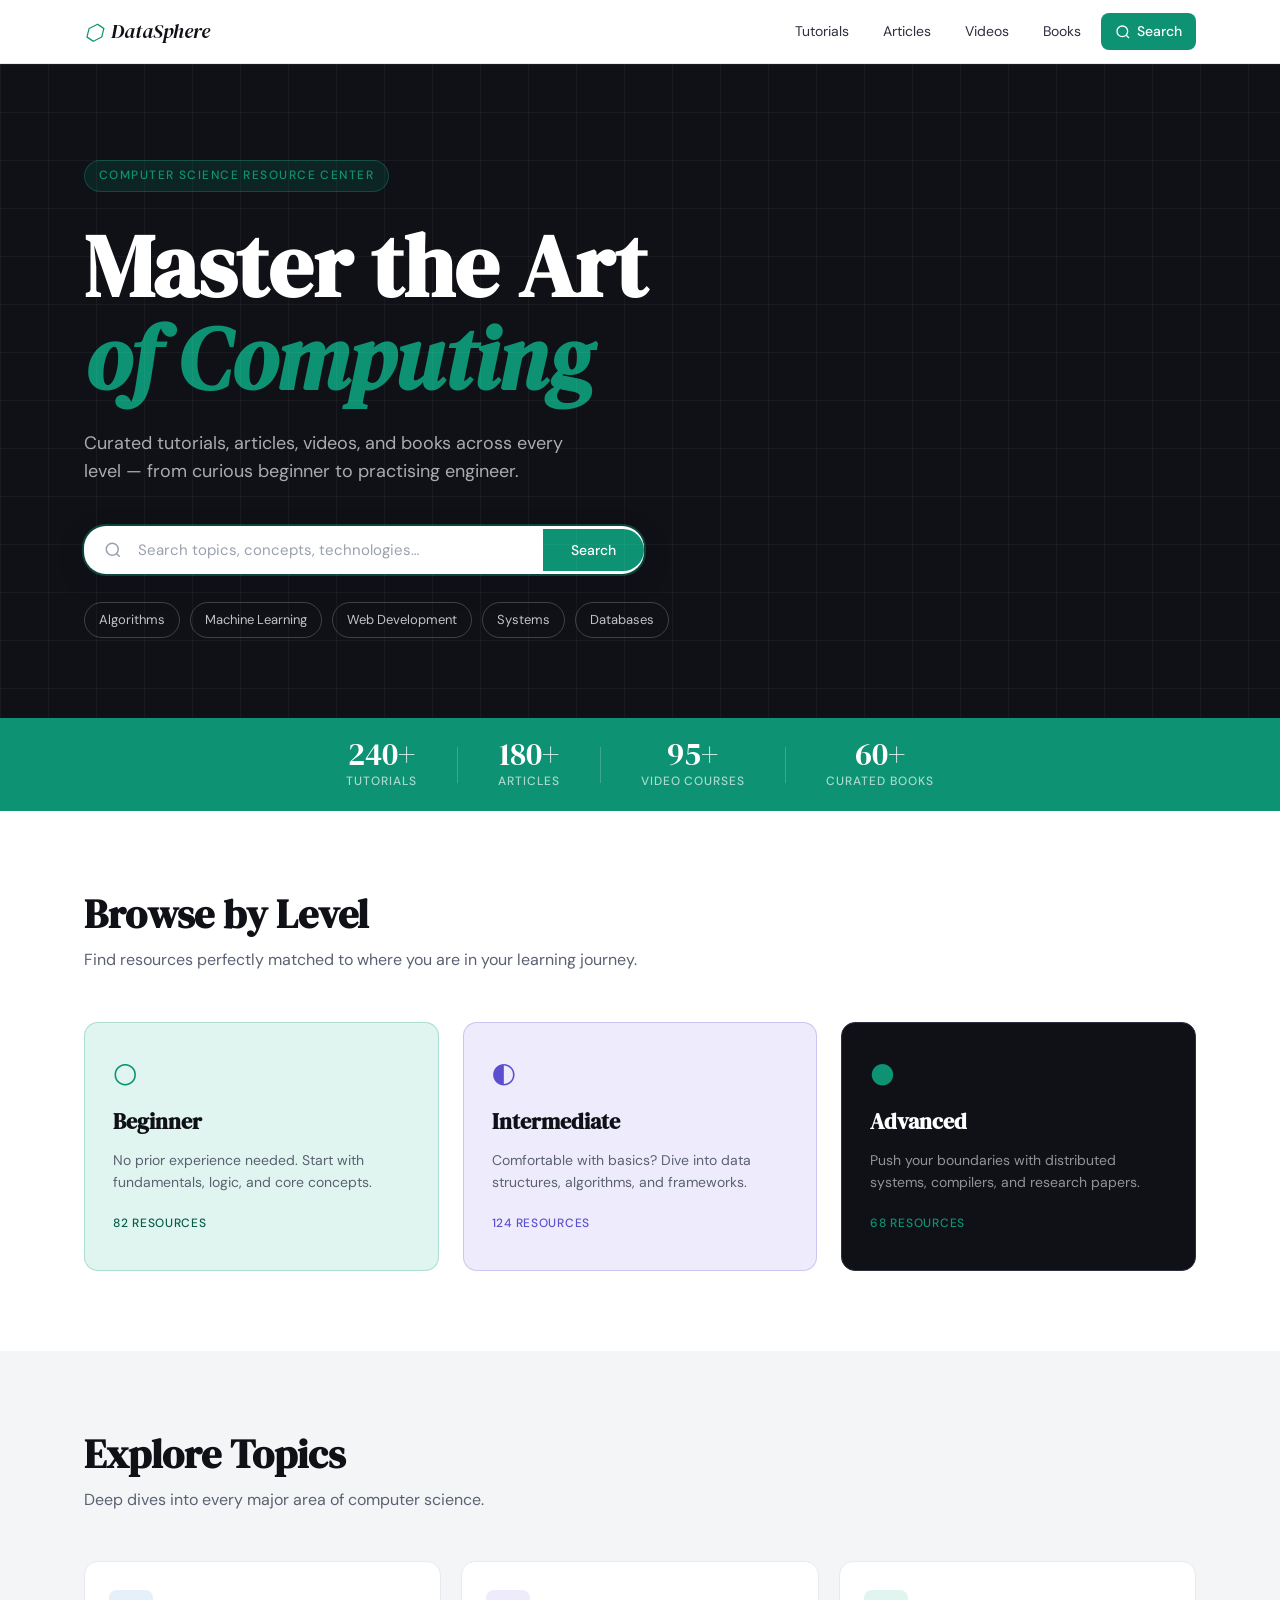
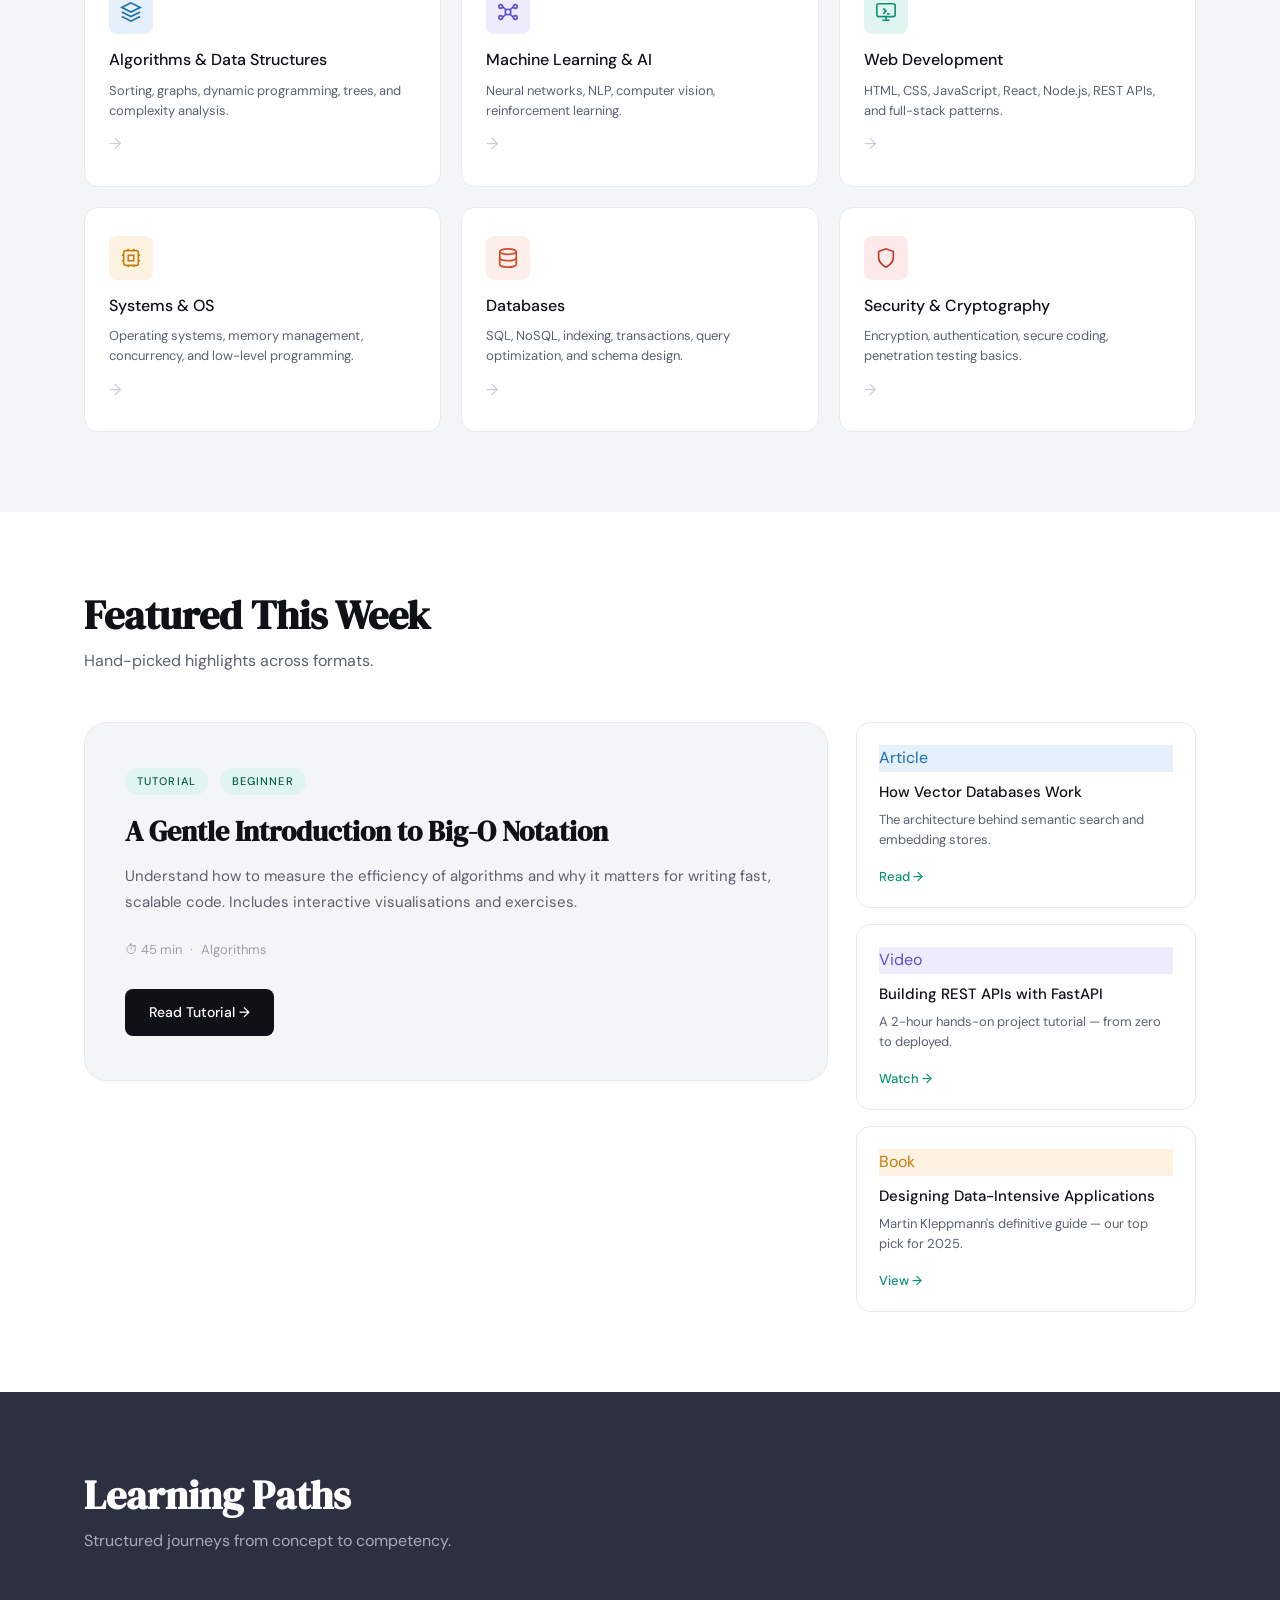
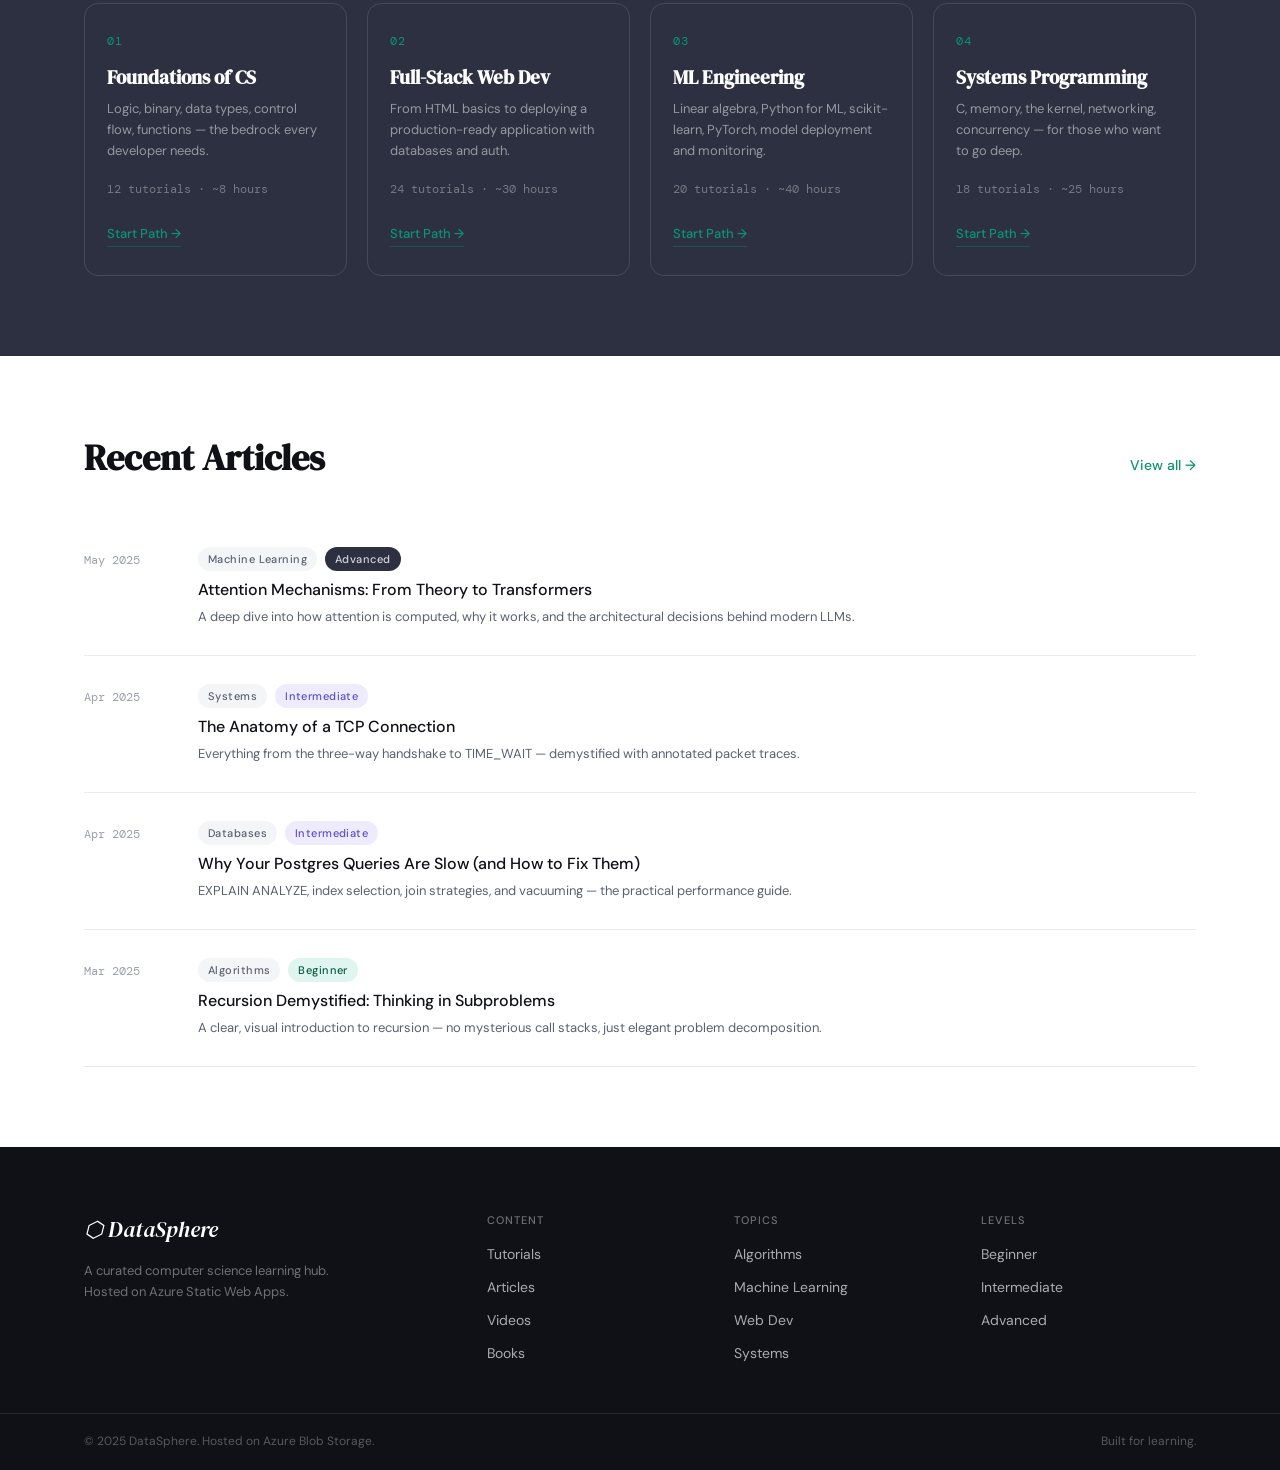
<file: index.html>
<!DOCTYPE html>
<html lang="en">
<head>
<meta charset="UTF-8">
<meta name="viewport" content="width=device-width, initial-scale=1.0">
<title>DataSphere — Computer Science Learning Hub</title>
<link rel="preconnect" href="https://fonts.googleapis.com">
<link rel="preconnect" href="https://fonts.gstatic.com" crossorigin>
<link href="https://fonts.googleapis.com/css2?family=DM+Serif+Display:ital@0;1&family=DM+Mono:wght@400;500&family=DM+Sans:ital,opsz,wght@0,9..40,300;0,9..40,400;0,9..40,500;1,9..40,300&display=swap" rel="stylesheet">
<link rel="stylesheet" href="styles.css">
</head>
<body>

<!-- Navigation -->
<nav class="navbar" id="navbar">
  <div class="nav-inner">
    <a href="index.html" class="nav-logo">
      <span class="logo-icon">⬡</span>
      <span>DataSphere</span>
    </a>
    <div class="nav-links">
      <a href="tutorials.html" class="nav-link">Tutorials</a>
      <a href="articles.html" class="nav-link">Articles</a>
      <a href="videos.html" class="nav-link">Videos</a>
      <a href="books.html" class="nav-link">Books</a>
      <a href="search.html" class="nav-link nav-search-btn">
        <svg width="16" height="16" viewBox="0 0 24 24" fill="none" stroke="currentColor" stroke-width="2"><circle cx="11" cy="11" r="8"/><path d="m21 21-4.35-4.35"/></svg>
        Search
      </a>
    </div>
    <button class="hamburger" id="hamburger" aria-label="Toggle menu">
      <span></span><span></span><span></span>
    </button>
  </div>
  <div class="mobile-menu" id="mobileMenu">
    <a href="tutorials.html">Tutorials</a>
    <a href="articles.html">Articles</a>
    <a href="videos.html">Videos</a>
    <a href="books.html">Books</a>
    <a href="search.html">Search</a>
  </div>
</nav>

<!-- Hero -->
<section class="hero">
  <div class="hero-bg">
    <div class="hero-grid"></div>
  </div>
  <div class="container">
    <div class="hero-label">Computer Science Resource Center</div>
    <h1 class="hero-title">Master the Art<br><em>of Computing</em></h1>
    <p class="hero-sub">Curated tutorials, articles, videos, and books across every level — from curious beginner to practising engineer.</p>
    <div class="hero-search">
      <svg width="18" height="18" viewBox="0 0 24 24" fill="none" stroke="currentColor" stroke-width="2"><circle cx="11" cy="11" r="8"/><path d="m21 21-4.35-4.35"/></svg>
      <input type="text" placeholder="Search topics, concepts, technologies…" id="heroSearch" autocomplete="off">
      <button onclick="doSearch()">Search</button>
    </div>
    <div class="hero-tags">
      <a href="tutorials.html?topic=algorithms" class="tag">Algorithms</a>
      <a href="tutorials.html?topic=ml" class="tag">Machine Learning</a>
      <a href="tutorials.html?topic=webdev" class="tag">Web Development</a>
      <a href="tutorials.html?topic=systems" class="tag">Systems</a>
      <a href="tutorials.html?topic=databases" class="tag">Databases</a>
    </div>
  </div>
</section>

<!-- Stats Bar -->
<div class="stats-bar">
  <div class="container stats-inner">
    <div class="stat"><span class="stat-num">240+</span><span class="stat-label">Tutorials</span></div>
    <div class="stat-divider"></div>
    <div class="stat"><span class="stat-num">180+</span><span class="stat-label">Articles</span></div>
    <div class="stat-divider"></div>
    <div class="stat"><span class="stat-num">95+</span><span class="stat-label">Video Courses</span></div>
    <div class="stat-divider"></div>
    <div class="stat"><span class="stat-num">60+</span><span class="stat-label">Curated Books</span></div>
  </div>
</div>

<!-- Difficulty Filter -->
<section class="section" id="browse">
  <div class="container">
    <div class="section-header">
      <h2>Browse by Level</h2>
      <p>Find resources perfectly matched to where you are in your learning journey.</p>
    </div>
    <div class="level-cards">
      <a href="tutorials.html?level=beginner" class="level-card level-beginner">
        <div class="level-icon">○</div>
        <h3>Beginner</h3>
        <p>No prior experience needed. Start with fundamentals, logic, and core concepts.</p>
        <div class="level-count">82 resources</div>
      </a>
      <a href="tutorials.html?level=intermediate" class="level-card level-intermediate">
        <div class="level-icon">◐</div>
        <h3>Intermediate</h3>
        <p>Comfortable with basics? Dive into data structures, algorithms, and frameworks.</p>
        <div class="level-count">124 resources</div>
      </a>
      <a href="tutorials.html?level=advanced" class="level-card level-advanced">
        <div class="level-icon">●</div>
        <h3>Advanced</h3>
        <p>Push your boundaries with distributed systems, compilers, and research papers.</p>
        <div class="level-count">68 resources</div>
      </a>
    </div>
  </div>
</section>

<!-- Topic Grid -->
<section class="section section-alt">
  <div class="container">
    <div class="section-header">
      <h2>Explore Topics</h2>
      <p>Deep dives into every major area of computer science.</p>
    </div>
    <div class="topic-grid">
      <a href="tutorials.html?topic=algorithms" class="topic-card">
        <div class="topic-icon tc-blue">
          <svg width="22" height="22" viewBox="0 0 24 24" fill="none" stroke="currentColor" stroke-width="1.8"><path d="M12 2L2 7l10 5 10-5-10-5z"/><path d="M2 17l10 5 10-5"/><path d="M2 12l10 5 10-5"/></svg>
        </div>
        <h3>Algorithms & Data Structures</h3>
        <p>Sorting, graphs, dynamic programming, trees, and complexity analysis.</p>
        <span class="topic-arrow">→</span>
      </a>
      <a href="tutorials.html?topic=ml" class="topic-card">
        <div class="topic-icon tc-purple">
          <svg width="22" height="22" viewBox="0 0 24 24" fill="none" stroke="currentColor" stroke-width="1.8"><circle cx="12" cy="12" r="3"/><circle cx="4" cy="6" r="2"/><circle cx="20" cy="6" r="2"/><circle cx="4" cy="18" r="2"/><circle cx="20" cy="18" r="2"/><path d="M6 6l4 4M14 14l4 4M6 18l4-4M14 10l4-4"/></svg>
        </div>
        <h3>Machine Learning & AI</h3>
        <p>Neural networks, NLP, computer vision, reinforcement learning.</p>
        <span class="topic-arrow">→</span>
      </a>
      <a href="tutorials.html?topic=webdev" class="topic-card">
        <div class="topic-icon tc-teal">
          <svg width="22" height="22" viewBox="0 0 24 24" fill="none" stroke="currentColor" stroke-width="1.8"><rect x="2" y="3" width="20" height="14" rx="2"/><path d="M8 21h8M12 17v4"/><path d="m9 8 3 3-3 3"/><path d="M13 14h3"/></svg>
        </div>
        <h3>Web Development</h3>
        <p>HTML, CSS, JavaScript, React, Node.js, REST APIs, and full-stack patterns.</p>
        <span class="topic-arrow">→</span>
      </a>
      <a href="tutorials.html?topic=systems" class="topic-card">
        <div class="topic-icon tc-amber">
          <svg width="22" height="22" viewBox="0 0 24 24" fill="none" stroke="currentColor" stroke-width="1.8"><rect x="4" y="4" width="16" height="16" rx="2"/><rect x="9" y="9" width="6" height="6"/><path d="M9 2v2M15 2v2M9 20v2M15 20v2M2 9h2M2 15h2M20 9h2M20 15h2"/></svg>
        </div>
        <h3>Systems & OS</h3>
        <p>Operating systems, memory management, concurrency, and low-level programming.</p>
        <span class="topic-arrow">→</span>
      </a>
      <a href="tutorials.html?topic=databases" class="topic-card">
        <div class="topic-icon tc-coral">
          <svg width="22" height="22" viewBox="0 0 24 24" fill="none" stroke="currentColor" stroke-width="1.8"><ellipse cx="12" cy="5" rx="9" ry="3"/><path d="M3 5v14c0 1.66 4.03 3 9 3s9-1.34 9-3V5"/><path d="M3 12c0 1.66 4.03 3 9 3s9-1.34 9-3"/></svg>
        </div>
        <h3>Databases</h3>
        <p>SQL, NoSQL, indexing, transactions, query optimization, and schema design.</p>
        <span class="topic-arrow">→</span>
      </a>
      <a href="tutorials.html?topic=security" class="topic-card">
        <div class="topic-icon tc-red">
          <svg width="22" height="22" viewBox="0 0 24 24" fill="none" stroke="currentColor" stroke-width="1.8"><path d="M12 22s8-4 8-10V5l-8-3-8 3v7c0 6 8 10 8 10z"/></svg>
        </div>
        <h3>Security & Cryptography</h3>
        <p>Encryption, authentication, secure coding, penetration testing basics.</p>
        <span class="topic-arrow">→</span>
      </a>
    </div>
  </div>
</section>

<!-- Featured Content -->
<section class="section">
  <div class="container">
    <div class="section-header">
      <h2>Featured This Week</h2>
      <p>Hand-picked highlights across formats.</p>
    </div>
    <div class="featured-grid">
      <!-- Tutorial featured -->
      <div class="featured-main">
        <div class="featured-type tutorial-badge">Tutorial</div>
        <div class="featured-level beginner-badge">Beginner</div>
        <h3>A Gentle Introduction to Big-O Notation</h3>
        <p>Understand how to measure the efficiency of algorithms and why it matters for writing fast, scalable code. Includes interactive visualisations and exercises.</p>
        <div class="featured-meta">
          <span>⏱ 45 min</span>
          <span>·</span>
          <span>Algorithms</span>
        </div>
        <a href="tutorials.html" class="btn-primary">Read Tutorial →</a>
      </div>
      <div class="featured-side">
        <div class="side-card">
          <div class="side-type article-badge">Article</div>
          <h4>How Vector Databases Work</h4>
          <p>The architecture behind semantic search and embedding stores.</p>
          <a href="articles.html" class="text-link">Read →</a>
        </div>
        <div class="side-card">
          <div class="side-type video-badge">Video</div>
          <h4>Building REST APIs with FastAPI</h4>
          <p>A 2-hour hands-on project tutorial — from zero to deployed.</p>
          <a href="videos.html" class="text-link">Watch →</a>
        </div>
        <div class="side-card">
          <div class="side-type book-badge">Book</div>
          <h4>Designing Data-Intensive Applications</h4>
          <p>Martin Kleppmann's definitive guide — our top pick for 2025.</p>
          <a href="books.html" class="text-link">View →</a>
        </div>
      </div>
    </div>
  </div>
</section>

<!-- Learning Paths -->
<section class="section section-dark">
  <div class="container">
    <div class="section-header light">
      <h2>Learning Paths</h2>
      <p>Structured journeys from concept to competency.</p>
    </div>
    <div class="paths-grid">
      <div class="path-card">
        <div class="path-num">01</div>
        <h3>Foundations of CS</h3>
        <p>Logic, binary, data types, control flow, functions — the bedrock every developer needs.</p>
        <div class="path-steps">
          <span>12 tutorials</span> · <span>~8 hours</span>
        </div>
        <a href="tutorials.html?path=foundations" class="path-btn">Start Path →</a>
      </div>
      <div class="path-card">
        <div class="path-num">02</div>
        <h3>Full-Stack Web Dev</h3>
        <p>From HTML basics to deploying a production-ready application with databases and auth.</p>
        <div class="path-steps">
          <span>24 tutorials</span> · <span>~30 hours</span>
        </div>
        <a href="tutorials.html?path=fullstack" class="path-btn">Start Path →</a>
      </div>
      <div class="path-card">
        <div class="path-num">03</div>
        <h3>ML Engineering</h3>
        <p>Linear algebra, Python for ML, scikit-learn, PyTorch, model deployment and monitoring.</p>
        <div class="path-steps">
          <span>20 tutorials</span> · <span>~40 hours</span>
        </div>
        <a href="tutorials.html?path=ml" class="path-btn">Start Path →</a>
      </div>
      <div class="path-card">
        <div class="path-num">04</div>
        <h3>Systems Programming</h3>
        <p>C, memory, the kernel, networking, concurrency — for those who want to go deep.</p>
        <div class="path-steps">
          <span>18 tutorials</span> · <span>~25 hours</span>
        </div>
        <a href="tutorials.html?path=systems" class="path-btn">Start Path →</a>
      </div>
    </div>
  </div>
</section>

<!-- Recent Articles -->
<section class="section">
  <div class="container">
    <div class="section-header-row">
      <h2>Recent Articles</h2>
      <a href="articles.html" class="view-all">View all →</a>
    </div>
    <div class="articles-list">
      <article class="article-row">
        <div class="article-date">May 2025</div>
        <div class="article-body">
          <div class="article-tags"><span class="tag-sm">Machine Learning</span><span class="tag-sm advanced">Advanced</span></div>
          <h4><a href="articles.html">Attention Mechanisms: From Theory to Transformers</a></h4>
          <p>A deep dive into how attention is computed, why it works, and the architectural decisions behind modern LLMs.</p>
        </div>
      </article>
      <article class="article-row">
        <div class="article-date">Apr 2025</div>
        <div class="article-body">
          <div class="article-tags"><span class="tag-sm">Systems</span><span class="tag-sm intermediate">Intermediate</span></div>
          <h4><a href="articles.html">The Anatomy of a TCP Connection</a></h4>
          <p>Everything from the three-way handshake to TIME_WAIT — demystified with annotated packet traces.</p>
        </div>
      </article>
      <article class="article-row">
        <div class="article-date">Apr 2025</div>
        <div class="article-body">
          <div class="article-tags"><span class="tag-sm">Databases</span><span class="tag-sm intermediate">Intermediate</span></div>
          <h4><a href="articles.html">Why Your Postgres Queries Are Slow (and How to Fix Them)</a></h4>
          <p>EXPLAIN ANALYZE, index selection, join strategies, and vacuuming — the practical performance guide.</p>
        </div>
      </article>
      <article class="article-row">
        <div class="article-date">Mar 2025</div>
        <div class="article-body">
          <div class="article-tags"><span class="tag-sm">Algorithms</span><span class="tag-sm beginner">Beginner</span></div>
          <h4><a href="articles.html">Recursion Demystified: Thinking in Subproblems</a></h4>
          <p>A clear, visual introduction to recursion — no mysterious call stacks, just elegant problem decomposition.</p>
        </div>
      </article>
    </div>
  </div>
</section>

<!-- Footer -->
<footer class="footer">
  <div class="container footer-inner">
    <div class="footer-brand">
      <div class="footer-logo">⬡ DataSphere</div>
      <p>A curated computer science learning hub. Hosted on Azure Static Web Apps.</p>
    </div>
    <div class="footer-links">
      <div class="footer-col">
        <h5>Content</h5>
        <a href="tutorials.html">Tutorials</a>
        <a href="articles.html">Articles</a>
        <a href="videos.html">Videos</a>
        <a href="books.html">Books</a>
      </div>
      <div class="footer-col">
        <h5>Topics</h5>
        <a href="tutorials.html?topic=algorithms">Algorithms</a>
        <a href="tutorials.html?topic=ml">Machine Learning</a>
        <a href="tutorials.html?topic=webdev">Web Dev</a>
        <a href="tutorials.html?topic=systems">Systems</a>
      </div>
      <div class="footer-col">
        <h5>Levels</h5>
        <a href="tutorials.html?level=beginner">Beginner</a>
        <a href="tutorials.html?level=intermediate">Intermediate</a>
        <a href="tutorials.html?level=advanced">Advanced</a>
      </div>
    </div>
  </div>
  <div class="footer-bottom">
    <div class="container">
      <span>© 2025 DataSphere. Hosted on Azure Blob Storage.</span>
      <span>Built for learning.</span>
    </div>
  </div>
</footer>

<script src="app.js"></script>
</body>
</html>
</file>
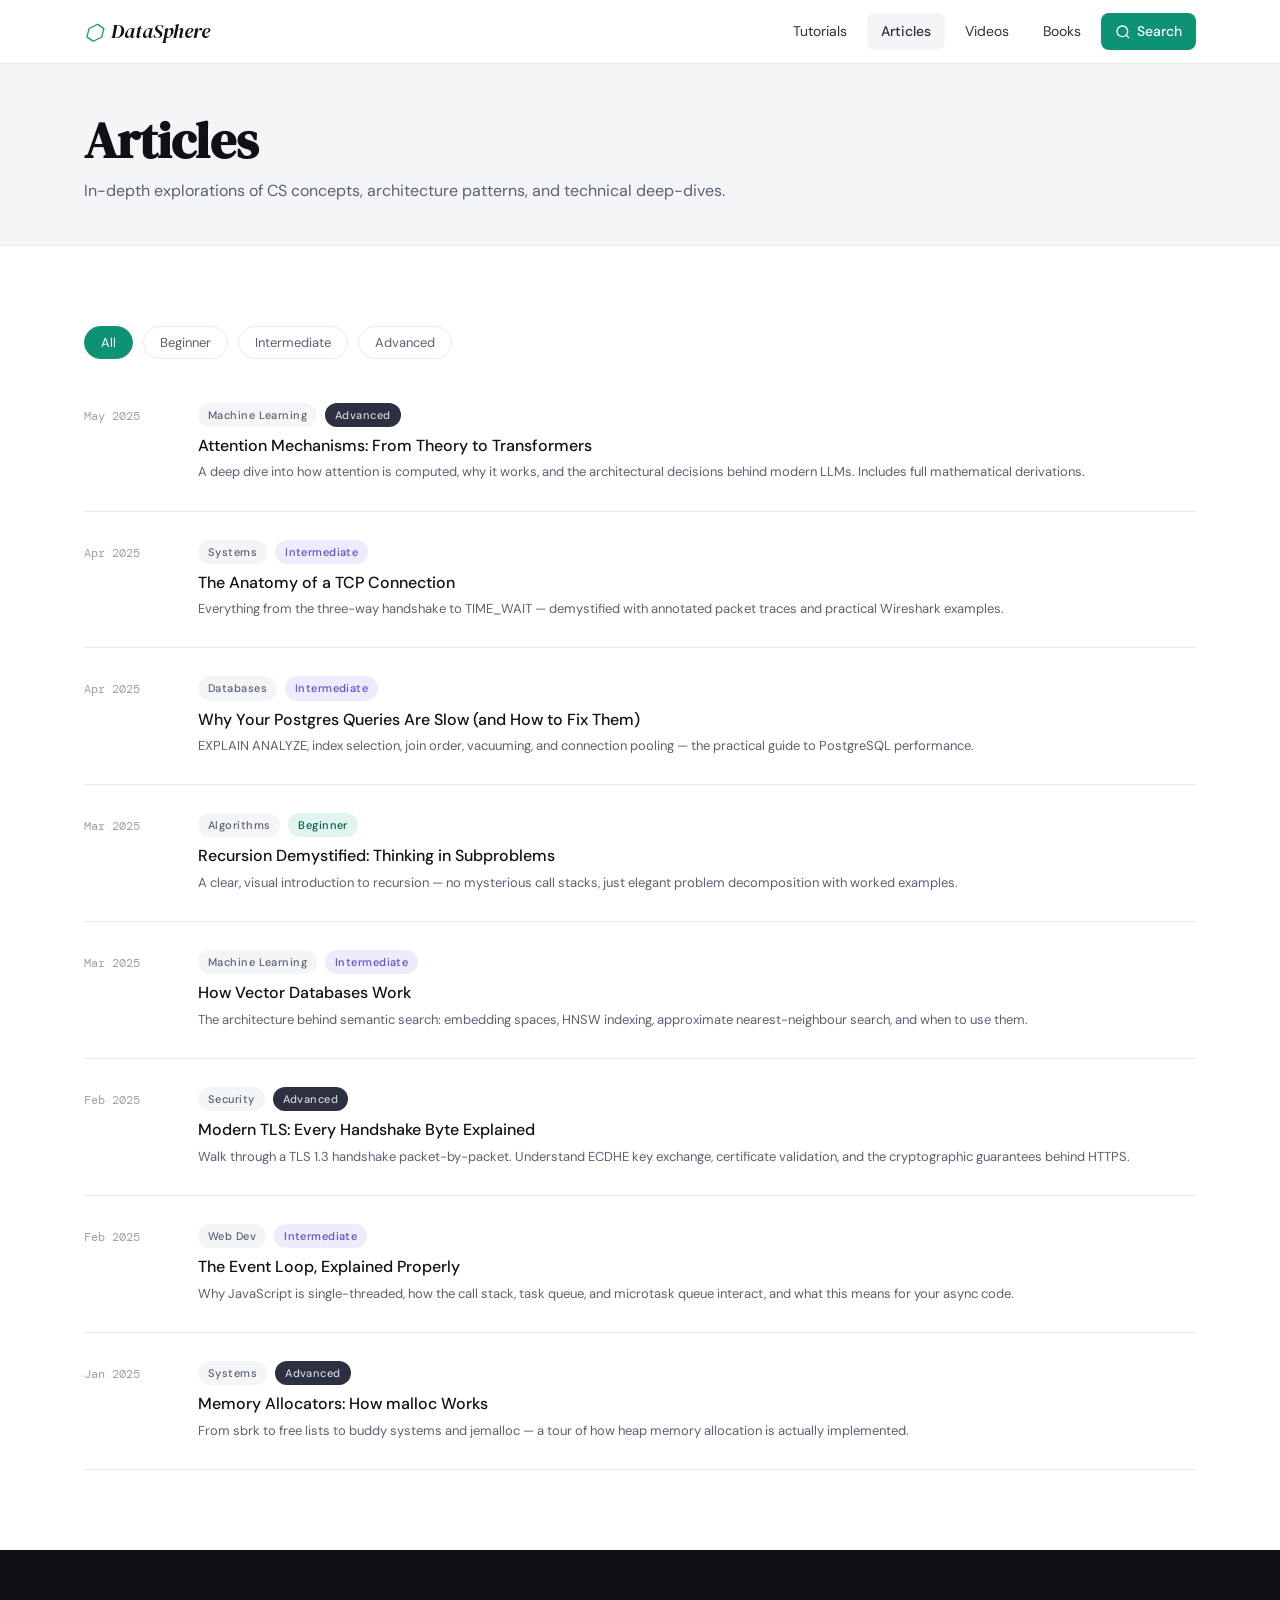
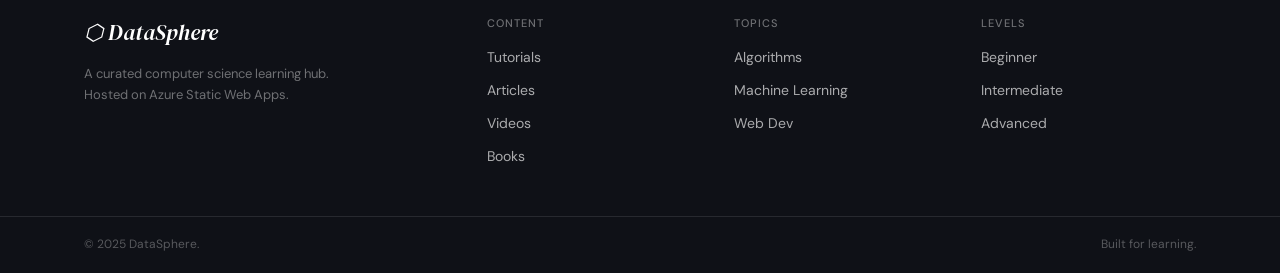
<file: articles.html>
<!DOCTYPE html>
<html lang="en">
<head>
<meta charset="UTF-8">
<meta name="viewport" content="width=device-width, initial-scale=1.0">
<title>Articles — DataSphere</title>
<link rel="preconnect" href="https://fonts.googleapis.com">
<link rel="preconnect" href="https://fonts.gstatic.com" crossorigin>
<link href="https://fonts.googleapis.com/css2?family=DM+Serif+Display:ital@0;1&family=DM+Mono:wght@400;500&family=DM+Sans:ital,opsz,wght@0,9..40,300;0,9..40,400;0,9..40,500;1,9..40,300&display=swap" rel="stylesheet">
<link rel="stylesheet" href="styles.css">
</head>
<body>

<nav class="navbar" id="navbar">
  <div class="nav-inner">
    <a href="index.html" class="nav-logo"><span class="logo-icon">⬡</span><span>DataSphere</span></a>
    <div class="nav-links">
      <a href="tutorials.html" class="nav-link">Tutorials</a>
      <a href="articles.html" class="nav-link" style="background:var(--ink-7);font-weight:500">Articles</a>
      <a href="videos.html" class="nav-link">Videos</a>
      <a href="books.html" class="nav-link">Books</a>
      <a href="search.html" class="nav-link nav-search-btn">
        <svg width="16" height="16" viewBox="0 0 24 24" fill="none" stroke="currentColor" stroke-width="2"><circle cx="11" cy="11" r="8"/><path d="m21 21-4.35-4.35"/></svg>
        Search
      </a>
    </div>
    <button class="hamburger" id="hamburger" aria-label="Toggle menu"><span></span><span></span><span></span></button>
  </div>
  <div class="mobile-menu" id="mobileMenu">
    <a href="tutorials.html">Tutorials</a>
    <a href="articles.html">Articles</a>
    <a href="videos.html">Videos</a>
    <a href="books.html">Books</a>
    <a href="search.html">Search</a>
  </div>
</nav>

<div class="page-header">
  <div class="container">
    <h1>Articles</h1>
    <p>In-depth explorations of CS concepts, architecture patterns, and technical deep-dives.</p>
  </div>
</div>

<section class="section">
  <div class="container">
    <div class="content-filters" style="margin-bottom:8px">
      <button class="filter-btn active" data-group="level">All</button>
      <button class="filter-btn" data-group="level">Beginner</button>
      <button class="filter-btn" data-group="level">Intermediate</button>
      <button class="filter-btn" data-group="level">Advanced</button>
    </div>
    <div class="articles-list" style="margin-top:16px">

      <article class="article-row">
        <div class="article-date">May 2025</div>
        <div class="article-body">
          <div class="article-tags"><span class="tag-sm">Machine Learning</span><span class="tag-sm advanced">Advanced</span></div>
          <h4><a href="#">Attention Mechanisms: From Theory to Transformers</a></h4>
          <p>A deep dive into how attention is computed, why it works, and the architectural decisions behind modern LLMs. Includes full mathematical derivations.</p>
        </div>
      </article>

      <article class="article-row">
        <div class="article-date">Apr 2025</div>
        <div class="article-body">
          <div class="article-tags"><span class="tag-sm">Systems</span><span class="tag-sm intermediate">Intermediate</span></div>
          <h4><a href="#">The Anatomy of a TCP Connection</a></h4>
          <p>Everything from the three-way handshake to TIME_WAIT — demystified with annotated packet traces and practical Wireshark examples.</p>
        </div>
      </article>

      <article class="article-row">
        <div class="article-date">Apr 2025</div>
        <div class="article-body">
          <div class="article-tags"><span class="tag-sm">Databases</span><span class="tag-sm intermediate">Intermediate</span></div>
          <h4><a href="#">Why Your Postgres Queries Are Slow (and How to Fix Them)</a></h4>
          <p>EXPLAIN ANALYZE, index selection, join order, vacuuming, and connection pooling — the practical guide to PostgreSQL performance.</p>
        </div>
      </article>

      <article class="article-row">
        <div class="article-date">Mar 2025</div>
        <div class="article-body">
          <div class="article-tags"><span class="tag-sm">Algorithms</span><span class="tag-sm beginner">Beginner</span></div>
          <h4><a href="#">Recursion Demystified: Thinking in Subproblems</a></h4>
          <p>A clear, visual introduction to recursion — no mysterious call stacks, just elegant problem decomposition with worked examples.</p>
        </div>
      </article>

      <article class="article-row">
        <div class="article-date">Mar 2025</div>
        <div class="article-body">
          <div class="article-tags"><span class="tag-sm">Machine Learning</span><span class="tag-sm intermediate">Intermediate</span></div>
          <h4><a href="#">How Vector Databases Work</a></h4>
          <p>The architecture behind semantic search: embedding spaces, HNSW indexing, approximate nearest-neighbour search, and when to use them.</p>
        </div>
      </article>

      <article class="article-row">
        <div class="article-date">Feb 2025</div>
        <div class="article-body">
          <div class="article-tags"><span class="tag-sm">Security</span><span class="tag-sm advanced">Advanced</span></div>
          <h4><a href="#">Modern TLS: Every Handshake Byte Explained</a></h4>
          <p>Walk through a TLS 1.3 handshake packet-by-packet. Understand ECDHE key exchange, certificate validation, and the cryptographic guarantees behind HTTPS.</p>
        </div>
      </article>

      <article class="article-row">
        <div class="article-date">Feb 2025</div>
        <div class="article-body">
          <div class="article-tags"><span class="tag-sm">Web Dev</span><span class="tag-sm intermediate">Intermediate</span></div>
          <h4><a href="#">The Event Loop, Explained Properly</a></h4>
          <p>Why JavaScript is single-threaded, how the call stack, task queue, and microtask queue interact, and what this means for your async code.</p>
        </div>
      </article>

      <article class="article-row">
        <div class="article-date">Jan 2025</div>
        <div class="article-body">
          <div class="article-tags"><span class="tag-sm">Systems</span><span class="tag-sm advanced">Advanced</span></div>
          <h4><a href="#">Memory Allocators: How malloc Works</a></h4>
          <p>From sbrk to free lists to buddy systems and jemalloc — a tour of how heap memory allocation is actually implemented.</p>
        </div>
      </article>

    </div>
  </div>
</section>

<footer class="footer">
  <div class="container footer-inner">
    <div class="footer-brand">
      <div class="footer-logo">⬡ DataSphere</div>
      <p>A curated computer science learning hub. Hosted on Azure Static Web Apps.</p>
    </div>
    <div class="footer-links">
      <div class="footer-col">
        <h5>Content</h5>
        <a href="tutorials.html">Tutorials</a>
        <a href="articles.html">Articles</a>
        <a href="videos.html">Videos</a>
        <a href="books.html">Books</a>
      </div>
      <div class="footer-col">
        <h5>Topics</h5>
        <a href="tutorials.html?topic=algorithms">Algorithms</a>
        <a href="tutorials.html?topic=ml">Machine Learning</a>
        <a href="tutorials.html?topic=webdev">Web Dev</a>
      </div>
      <div class="footer-col">
        <h5>Levels</h5>
        <a href="tutorials.html?level=beginner">Beginner</a>
        <a href="tutorials.html?level=intermediate">Intermediate</a>
        <a href="tutorials.html?level=advanced">Advanced</a>
      </div>
    </div>
  </div>
  <div class="footer-bottom">
    <div class="container"><span>© 2025 DataSphere.</span><span>Built for learning.</span></div>
  </div>
</footer>
<script src="app.js"></script>
</body>
</html>
</file>
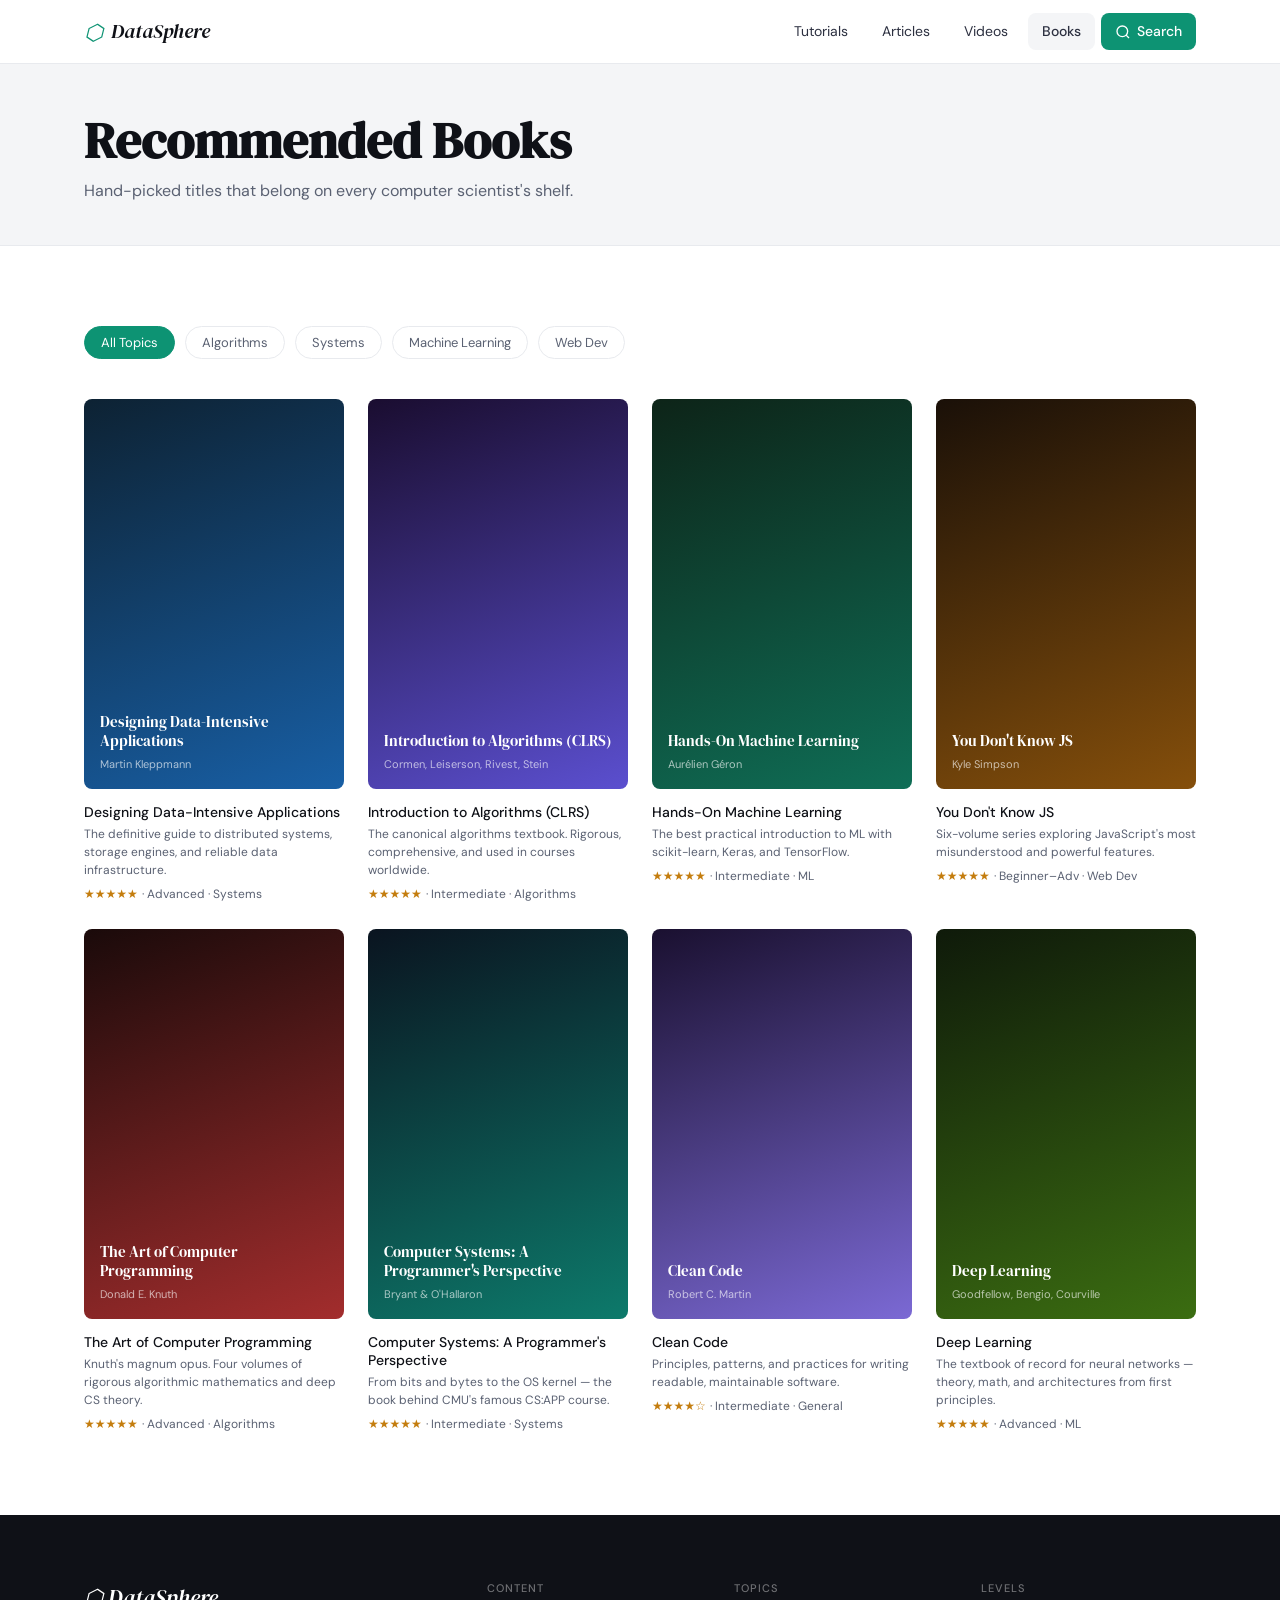
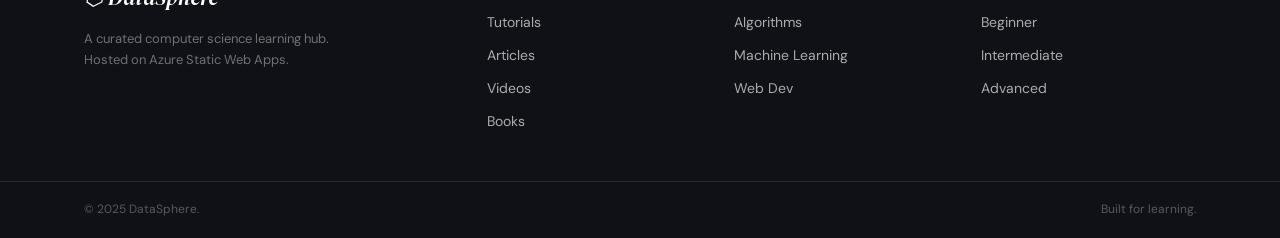
<file: books.html>
<!DOCTYPE html>
<html lang="en">
<head>
<meta charset="UTF-8">
<meta name="viewport" content="width=device-width, initial-scale=1.0">
<title>Books — DataSphere</title>
<link rel="preconnect" href="https://fonts.googleapis.com">
<link rel="preconnect" href="https://fonts.gstatic.com" crossorigin>
<link href="https://fonts.googleapis.com/css2?family=DM+Serif+Display:ital@0;1&family=DM+Mono:wght@400;500&family=DM+Sans:ital,opsz,wght@0,9..40,300;0,9..40,400;0,9..40,500;1,9..40,300&display=swap" rel="stylesheet">
<link rel="stylesheet" href="styles.css">
</head>
<body>

<nav class="navbar" id="navbar">
  <div class="nav-inner">
    <a href="index.html" class="nav-logo"><span class="logo-icon">⬡</span><span>DataSphere</span></a>
    <div class="nav-links">
      <a href="tutorials.html" class="nav-link">Tutorials</a>
      <a href="articles.html" class="nav-link">Articles</a>
      <a href="videos.html" class="nav-link">Videos</a>
      <a href="books.html" class="nav-link" style="background:var(--ink-7);font-weight:500">Books</a>
      <a href="search.html" class="nav-link nav-search-btn">
        <svg width="16" height="16" viewBox="0 0 24 24" fill="none" stroke="currentColor" stroke-width="2"><circle cx="11" cy="11" r="8"/><path d="m21 21-4.35-4.35"/></svg>
        Search
      </a>
    </div>
    <button class="hamburger" id="hamburger" aria-label="Toggle menu"><span></span><span></span><span></span></button>
  </div>
  <div class="mobile-menu" id="mobileMenu">
    <a href="tutorials.html">Tutorials</a>
    <a href="articles.html">Articles</a>
    <a href="videos.html">Videos</a>
    <a href="books.html">Books</a>
    <a href="search.html">Search</a>
  </div>
</nav>

<div class="page-header">
  <div class="container">
    <h1>Recommended Books</h1>
    <p>Hand-picked titles that belong on every computer scientist's shelf.</p>
  </div>
</div>

<section class="section">
  <div class="container">
    <div class="content-filters" style="margin-bottom:40px">
      <button class="filter-btn active" data-group="topic">All Topics</button>
      <button class="filter-btn" data-group="topic">Algorithms</button>
      <button class="filter-btn" data-group="topic">Systems</button>
      <button class="filter-btn" data-group="topic">Machine Learning</button>
      <button class="filter-btn" data-group="topic">Web Dev</button>
    </div>

    <div class="books-grid">

      <div class="book-card">
        <div class="book-cover" style="background:linear-gradient(160deg,#0d2233,#185fa5)">
          <div class="book-cover-inner">
            <div class="book-cover-title">Designing Data-Intensive Applications</div>
            <div class="book-cover-author">Martin Kleppmann</div>
          </div>
        </div>
        <div class="book-info">
          <h4>Designing Data-Intensive Applications</h4>
          <p>The definitive guide to distributed systems, storage engines, and reliable data infrastructure.</p>
          <div class="book-rating">★★★★★ <span>· Advanced · Systems</span></div>
        </div>
      </div>

      <div class="book-card">
        <div class="book-cover" style="background:linear-gradient(160deg,#1a0d30,#5b4fcf)">
          <div class="book-cover-inner">
            <div class="book-cover-title">Introduction to Algorithms (CLRS)</div>
            <div class="book-cover-author">Cormen, Leiserson, Rivest, Stein</div>
          </div>
        </div>
        <div class="book-info">
          <h4>Introduction to Algorithms (CLRS)</h4>
          <p>The canonical algorithms textbook. Rigorous, comprehensive, and used in courses worldwide.</p>
          <div class="book-rating">★★★★★ <span>· Intermediate · Algorithms</span></div>
        </div>
      </div>

      <div class="book-card">
        <div class="book-cover" style="background:linear-gradient(160deg,#0d2418,#0f6e56)">
          <div class="book-cover-inner">
            <div class="book-cover-title">Hands-On Machine Learning</div>
            <div class="book-cover-author">Aurélien Géron</div>
          </div>
        </div>
        <div class="book-info">
          <h4>Hands-On Machine Learning</h4>
          <p>The best practical introduction to ML with scikit-learn, Keras, and TensorFlow.</p>
          <div class="book-rating">★★★★★ <span>· Intermediate · ML</span></div>
        </div>
      </div>

      <div class="book-card">
        <div class="book-cover" style="background:linear-gradient(160deg,#1a1008,#854f0b)">
          <div class="book-cover-inner">
            <div class="book-cover-title">You Don't Know JS</div>
            <div class="book-cover-author">Kyle Simpson</div>
          </div>
        </div>
        <div class="book-info">
          <h4>You Don't Know JS</h4>
          <p>Six-volume series exploring JavaScript's most misunderstood and powerful features.</p>
          <div class="book-rating">★★★★★ <span>· Beginner–Adv · Web Dev</span></div>
        </div>
      </div>

      <div class="book-card">
        <div class="book-cover" style="background:linear-gradient(160deg,#1a0a0a,#a32d2d)">
          <div class="book-cover-inner">
            <div class="book-cover-title">The Art of Computer Programming</div>
            <div class="book-cover-author">Donald E. Knuth</div>
          </div>
        </div>
        <div class="book-info">
          <h4>The Art of Computer Programming</h4>
          <p>Knuth's magnum opus. Four volumes of rigorous algorithmic mathematics and deep CS theory.</p>
          <div class="book-rating">★★★★★ <span>· Advanced · Algorithms</span></div>
        </div>
      </div>

      <div class="book-card">
        <div class="book-cover" style="background:linear-gradient(160deg,#0a1420,#0d7a6b)">
          <div class="book-cover-inner">
            <div class="book-cover-title">Computer Systems: A Programmer's Perspective</div>
            <div class="book-cover-author">Bryant & O'Hallaron</div>
          </div>
        </div>
        <div class="book-info">
          <h4>Computer Systems: A Programmer's Perspective</h4>
          <p>From bits and bytes to the OS kernel — the book behind CMU's famous CS:APP course.</p>
          <div class="book-rating">★★★★★ <span>· Intermediate · Systems</span></div>
        </div>
      </div>

      <div class="book-card">
        <div class="book-cover" style="background:linear-gradient(160deg,#1a1030,#7b69d4)">
          <div class="book-cover-inner">
            <div class="book-cover-title">Clean Code</div>
            <div class="book-cover-author">Robert C. Martin</div>
          </div>
        </div>
        <div class="book-info">
          <h4>Clean Code</h4>
          <p>Principles, patterns, and practices for writing readable, maintainable software.</p>
          <div class="book-rating">★★★★☆ <span>· Intermediate · General</span></div>
        </div>
      </div>

      <div class="book-card">
        <div class="book-cover" style="background:linear-gradient(160deg,#0f1a0a,#3b6d11)">
          <div class="book-cover-inner">
            <div class="book-cover-title">Deep Learning</div>
            <div class="book-cover-author">Goodfellow, Bengio, Courville</div>
          </div>
        </div>
        <div class="book-info">
          <h4>Deep Learning</h4>
          <p>The textbook of record for neural networks — theory, math, and architectures from first principles.</p>
          <div class="book-rating">★★★★★ <span>· Advanced · ML</span></div>
        </div>
      </div>

    </div>
  </div>
</section>

<footer class="footer">
  <div class="container footer-inner">
    <div class="footer-brand">
      <div class="footer-logo">⬡ DataSphere</div>
      <p>A curated computer science learning hub. Hosted on Azure Static Web Apps.</p>
    </div>
    <div class="footer-links">
      <div class="footer-col">
        <h5>Content</h5>
        <a href="tutorials.html">Tutorials</a>
        <a href="articles.html">Articles</a>
        <a href="videos.html">Videos</a>
        <a href="books.html">Books</a>
      </div>
      <div class="footer-col">
        <h5>Topics</h5>
        <a href="tutorials.html?topic=algorithms">Algorithms</a>
        <a href="tutorials.html?topic=ml">Machine Learning</a>
        <a href="tutorials.html?topic=webdev">Web Dev</a>
      </div>
      <div class="footer-col">
        <h5>Levels</h5>
        <a href="tutorials.html?level=beginner">Beginner</a>
        <a href="tutorials.html?level=intermediate">Intermediate</a>
        <a href="tutorials.html?level=advanced">Advanced</a>
      </div>
    </div>
  </div>
  <div class="footer-bottom">
    <div class="container"><span>© 2025 DataSphere.</span><span>Built for learning.</span></div>
  </div>
</footer>
<script src="app.js"></script>
</body>
</html>
</file>
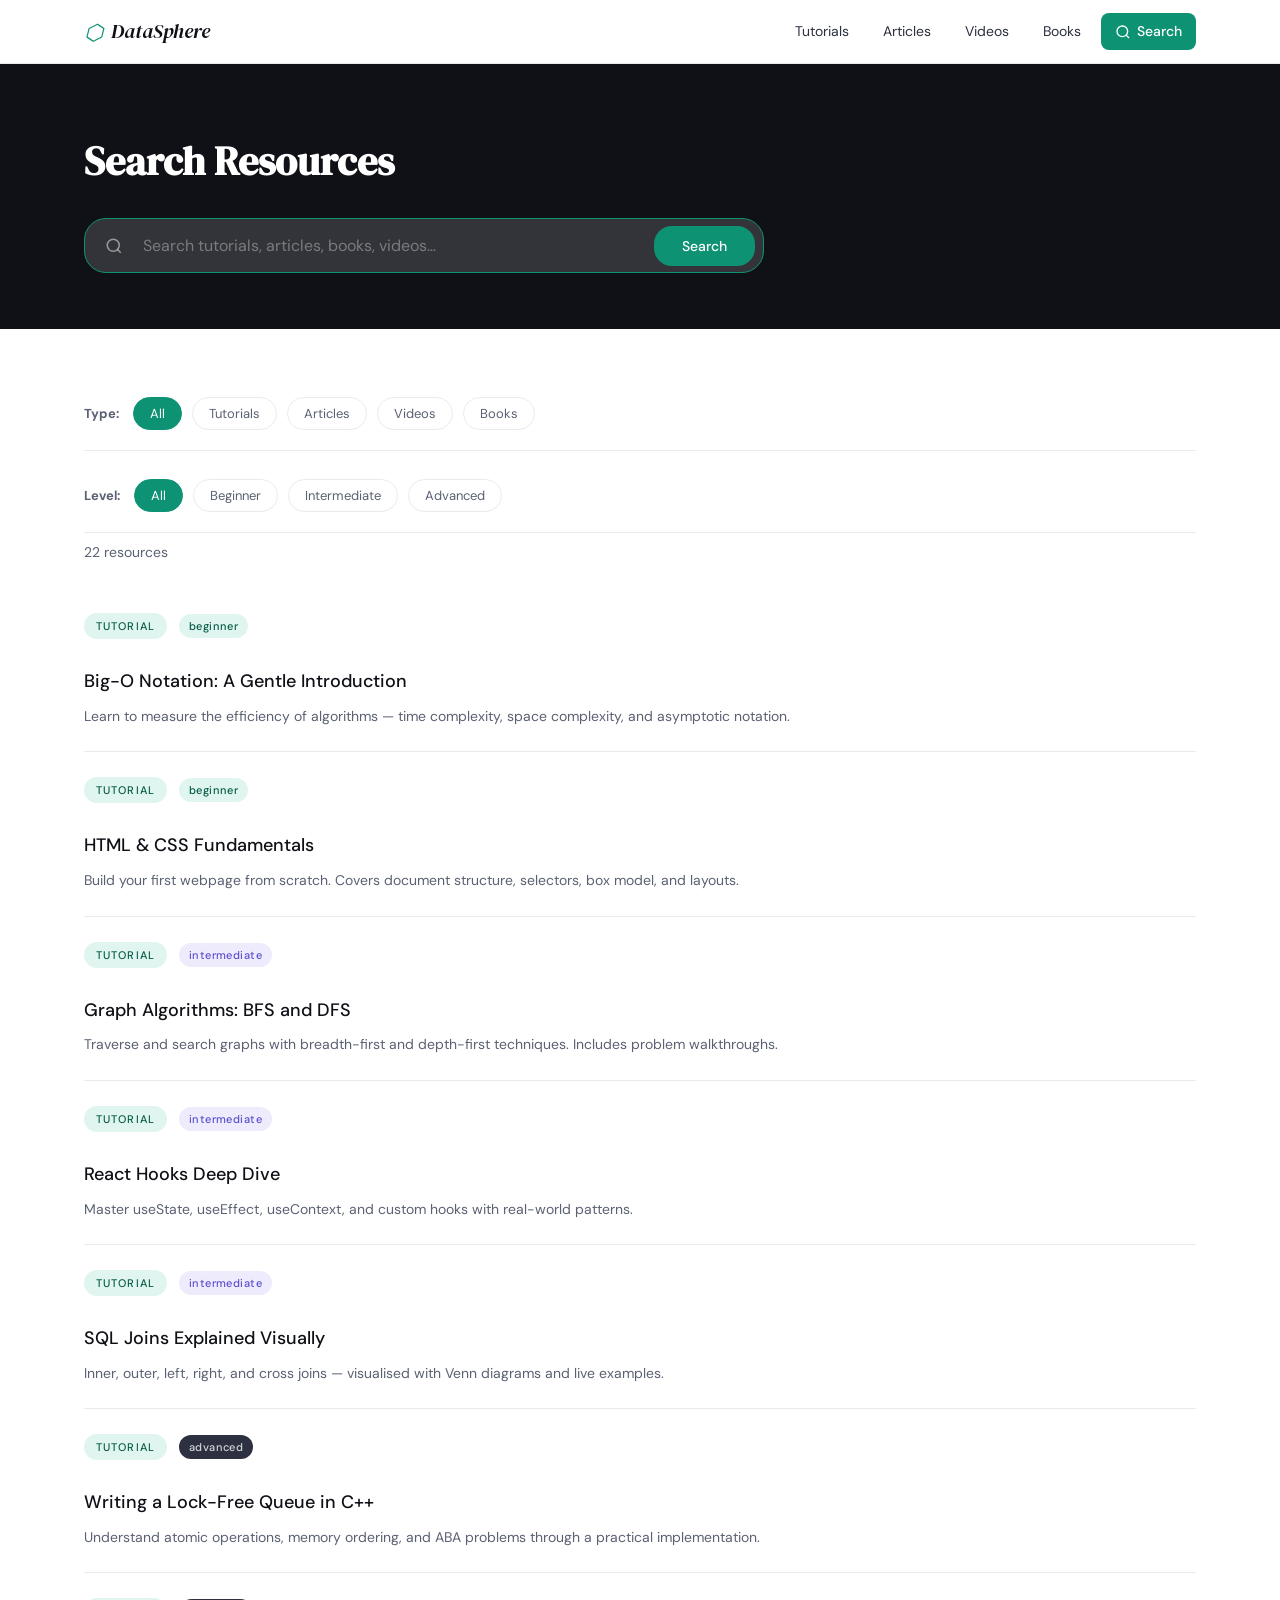
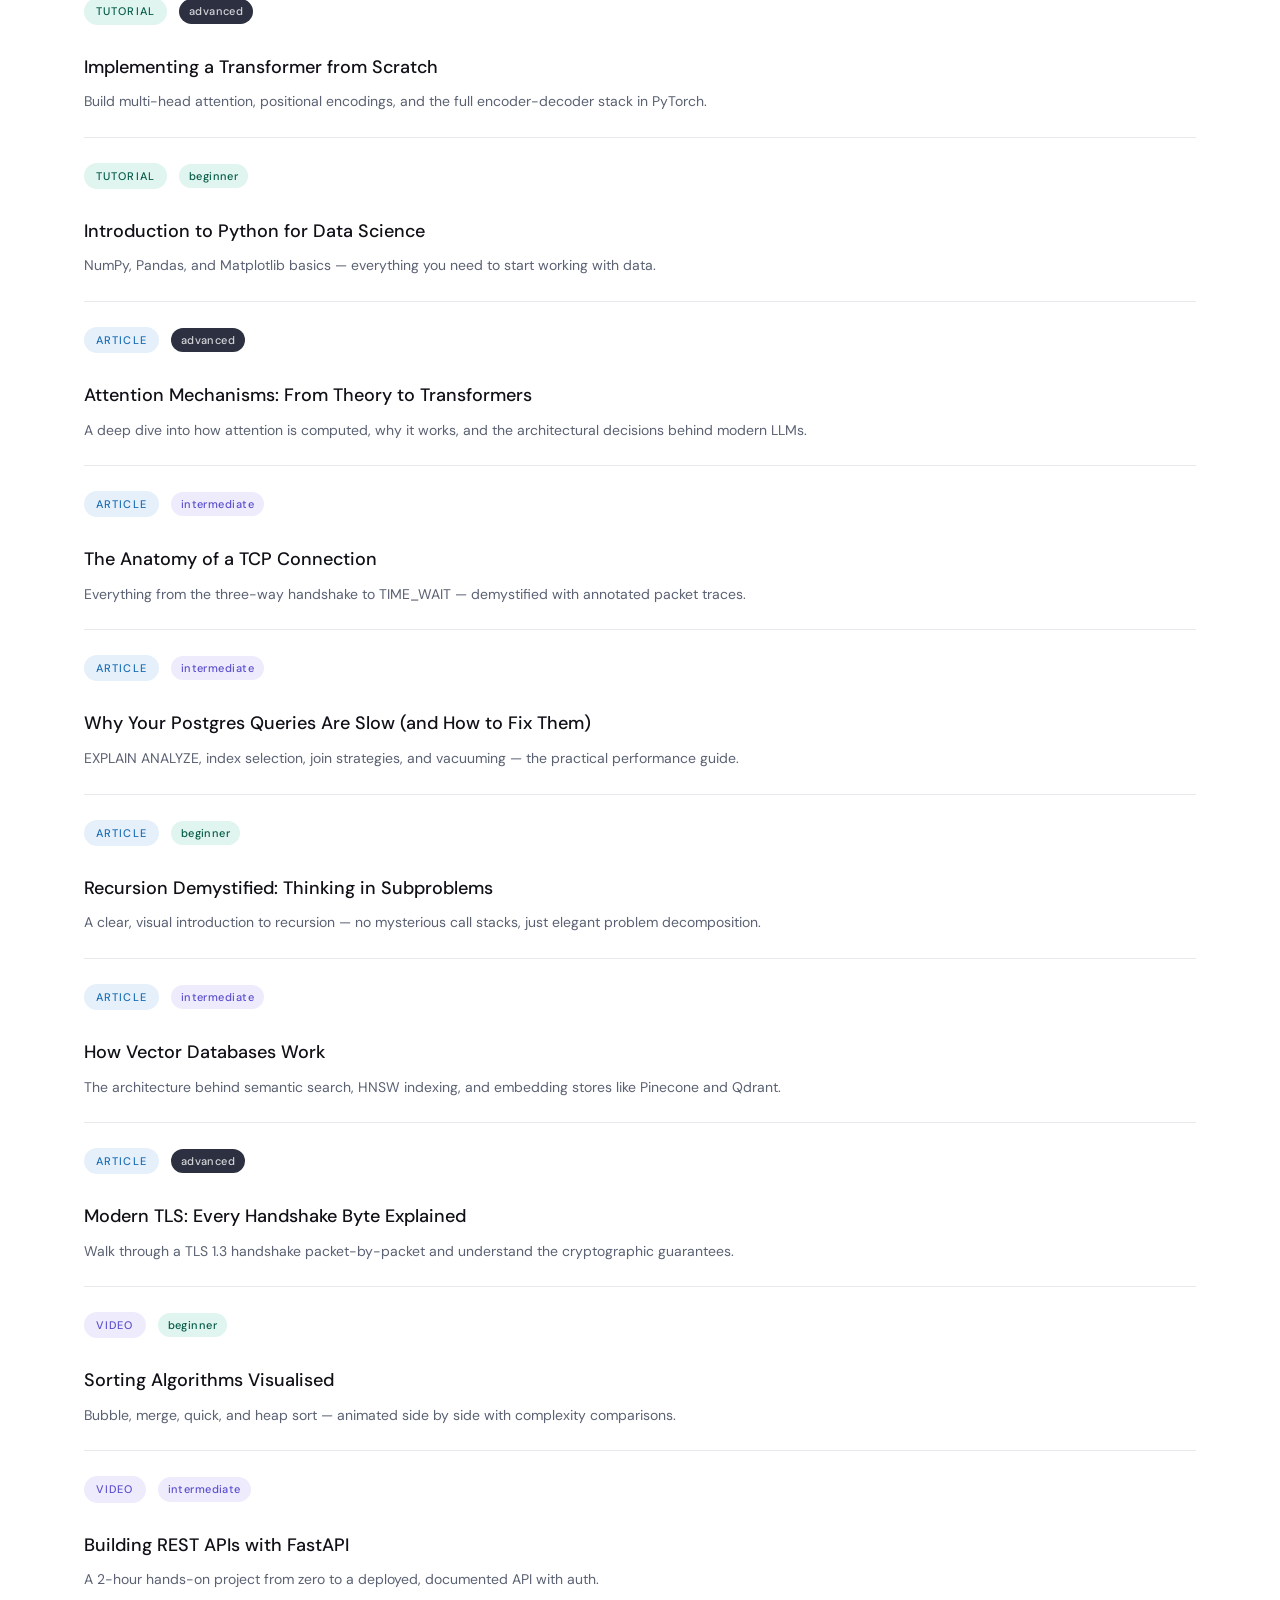
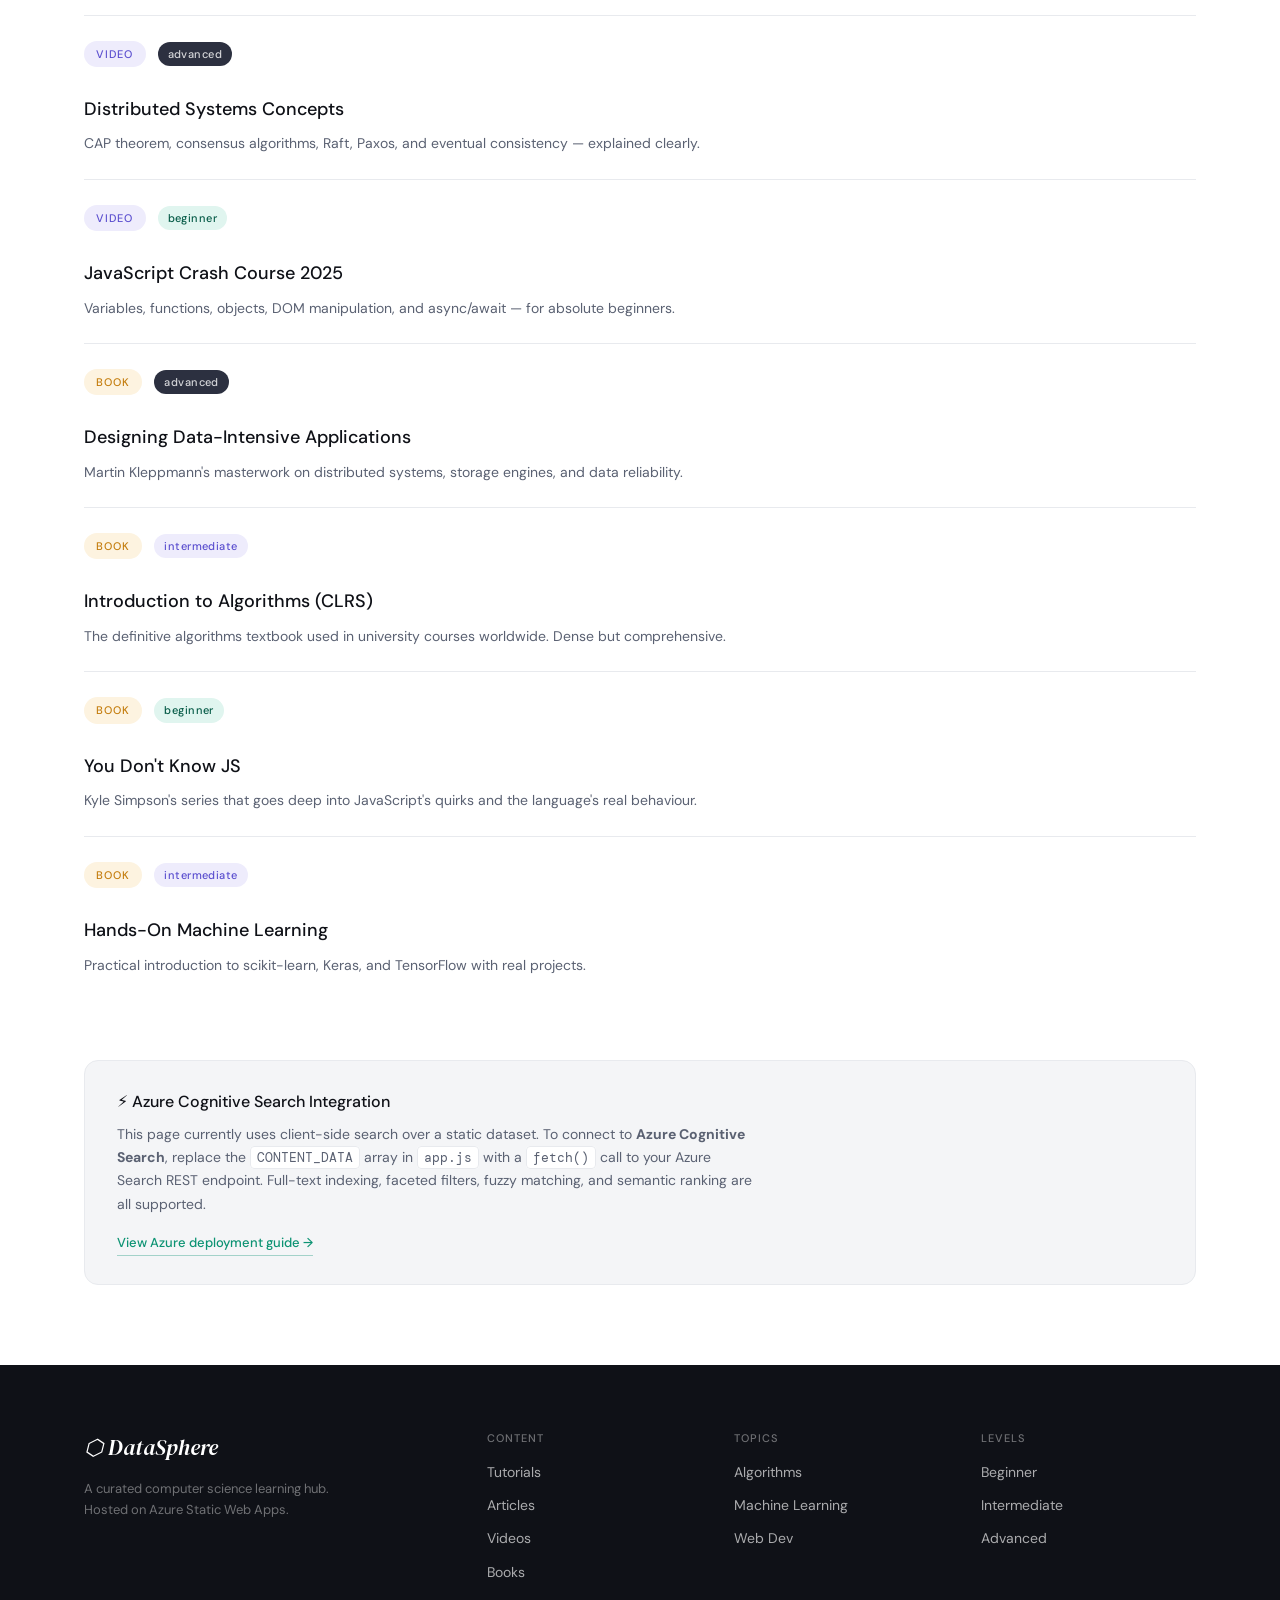
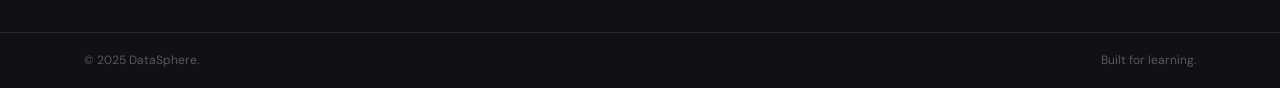
<file: search.html>
<!DOCTYPE html>
<html lang="en">
<head>
<meta charset="UTF-8">
<meta name="viewport" content="width=device-width, initial-scale=1.0">
<title>Search — DataSphere</title>
<link rel="preconnect" href="https://fonts.googleapis.com">
<link rel="preconnect" href="https://fonts.gstatic.com" crossorigin>
<link href="https://fonts.googleapis.com/css2?family=DM+Serif+Display:ital@0;1&family=DM+Mono:wght@400;500&family=DM+Sans:ital,opsz,wght@0,9..40,300;0,9..40,400;0,9..40,500;1,9..40,300&display=swap" rel="stylesheet">
<link rel="stylesheet" href="styles.css">
</head>
<body>

<nav class="navbar" id="navbar">
  <div class="nav-inner">
    <a href="index.html" class="nav-logo"><span class="logo-icon">⬡</span><span>DataSphere</span></a>
    <div class="nav-links">
      <a href="tutorials.html" class="nav-link">Tutorials</a>
      <a href="articles.html" class="nav-link">Articles</a>
      <a href="videos.html" class="nav-link">Videos</a>
      <a href="books.html" class="nav-link">Books</a>
      <a href="search.html" class="nav-link nav-search-btn">
        <svg width="16" height="16" viewBox="0 0 24 24" fill="none" stroke="currentColor" stroke-width="2"><circle cx="11" cy="11" r="8"/><path d="m21 21-4.35-4.35"/></svg>
        Search
      </a>
    </div>
    <button class="hamburger" id="hamburger" aria-label="Toggle menu"><span></span><span></span><span></span></button>
  </div>
  <div class="mobile-menu" id="mobileMenu">
    <a href="tutorials.html">Tutorials</a>
    <a href="articles.html">Articles</a>
    <a href="videos.html">Videos</a>
    <a href="books.html">Books</a>
    <a href="search.html">Search</a>
  </div>
</nav>

<section class="search-hero">
  <div class="container">
    <h1>Search Resources</h1>
    <div class="search-box">
      <svg width="18" height="18" viewBox="0 0 24 24" fill="none" stroke="currentColor" stroke-width="2"><circle cx="11" cy="11" r="8"/><path d="m21 21-4.35-4.35"/></svg>
      <input type="text" id="searchInput" placeholder="Search tutorials, articles, books, videos…" autocomplete="off" autofocus>
      <button id="searchBtn">Search</button>
    </div>
  </div>
</section>

<section class="search-results">
  <div class="container">
    <!-- Filters -->
    <div class="search-filters-bar">
      <strong style="font-size:13px;color:var(--ink-3);margin-right:4px;align-self:center">Type:</strong>
      <button class="filter-btn search-filter-btn active" data-filter-group="type" data-filter-val="all">All</button>
      <button class="filter-btn search-filter-btn" data-filter-group="type" data-filter-val="tutorial">Tutorials</button>
      <button class="filter-btn search-filter-btn" data-filter-group="type" data-filter-val="article">Articles</button>
      <button class="filter-btn search-filter-btn" data-filter-group="type" data-filter-val="video">Videos</button>
      <button class="filter-btn search-filter-btn" data-filter-group="type" data-filter-val="book">Books</button>
    </div>
    <div class="search-filters-bar">
      <strong style="font-size:13px;color:var(--ink-3);margin-right:4px;align-self:center">Level:</strong>
      <button class="filter-btn search-filter-btn active" data-filter-group="level" data-filter-val="all">All</button>
      <button class="filter-btn search-filter-btn" data-filter-group="level" data-filter-val="beginner">Beginner</button>
      <button class="filter-btn search-filter-btn" data-filter-group="level" data-filter-val="intermediate">Intermediate</button>
      <button class="filter-btn search-filter-btn" data-filter-group="level" data-filter-val="advanced">Advanced</button>
    </div>

    <p class="search-results-header" id="resultsHeader">Loading…</p>
    <div id="searchResultsList"></div>

    <!-- Azure Cognitive Search Note -->
    <div style="margin-top:60px;padding:28px 32px;background:var(--ink-7);border-radius:14px;border:1px solid var(--ink-6)">
      <h3 style="font-size:16px;font-weight:500;margin-bottom:8px">⚡ Azure Cognitive Search Integration</h3>
      <p style="font-size:14px;color:var(--ink-3);line-height:1.65;max-width:640px">
        This page currently uses client-side search over a static dataset. To connect to
        <strong>Azure Cognitive Search</strong>, replace the <code style="font-family:var(--font-mono);font-size:13px;background:var(--white);padding:2px 6px;border-radius:4px;border:1px solid var(--ink-6)">CONTENT_DATA</code>
        array in <code style="font-family:var(--font-mono);font-size:13px;background:var(--white);padding:2px 6px;border-radius:4px;border:1px solid var(--ink-6)">app.js</code>
        with a <code style="font-family:var(--font-mono);font-size:13px;background:var(--white);padding:2px 6px;border-radius:4px;border:1px solid var(--ink-6)">fetch()</code>
        call to your Azure Search REST endpoint. Full-text indexing, faceted filters, fuzzy matching, and semantic ranking are all supported.
      </p>
      <a href="azure-deployment.html" style="display:inline-block;margin-top:16px;font-size:13px;font-weight:500;color:var(--teal);text-decoration:none;border-bottom:1px solid rgba(13,147,115,0.35);padding-bottom:2px">View Azure deployment guide →</a>
    </div>
  </div>
</section>

<footer class="footer">
  <div class="container footer-inner">
    <div class="footer-brand">
      <div class="footer-logo">⬡ DataSphere</div>
      <p>A curated computer science learning hub. Hosted on Azure Static Web Apps.</p>
    </div>
    <div class="footer-links">
      <div class="footer-col">
        <h5>Content</h5>
        <a href="tutorials.html">Tutorials</a>
        <a href="articles.html">Articles</a>
        <a href="videos.html">Videos</a>
        <a href="books.html">Books</a>
      </div>
      <div class="footer-col">
        <h5>Topics</h5>
        <a href="tutorials.html?topic=algorithms">Algorithms</a>
        <a href="tutorials.html?topic=ml">Machine Learning</a>
        <a href="tutorials.html?topic=webdev">Web Dev</a>
      </div>
      <div class="footer-col">
        <h5>Levels</h5>
        <a href="tutorials.html?level=beginner">Beginner</a>
        <a href="tutorials.html?level=intermediate">Intermediate</a>
        <a href="tutorials.html?level=advanced">Advanced</a>
      </div>
    </div>
  </div>
  <div class="footer-bottom">
    <div class="container"><span>© 2025 DataSphere.</span><span>Built for learning.</span></div>
  </div>
</footer>
<script src="app.js"></script>
</body>
</html>
</file>
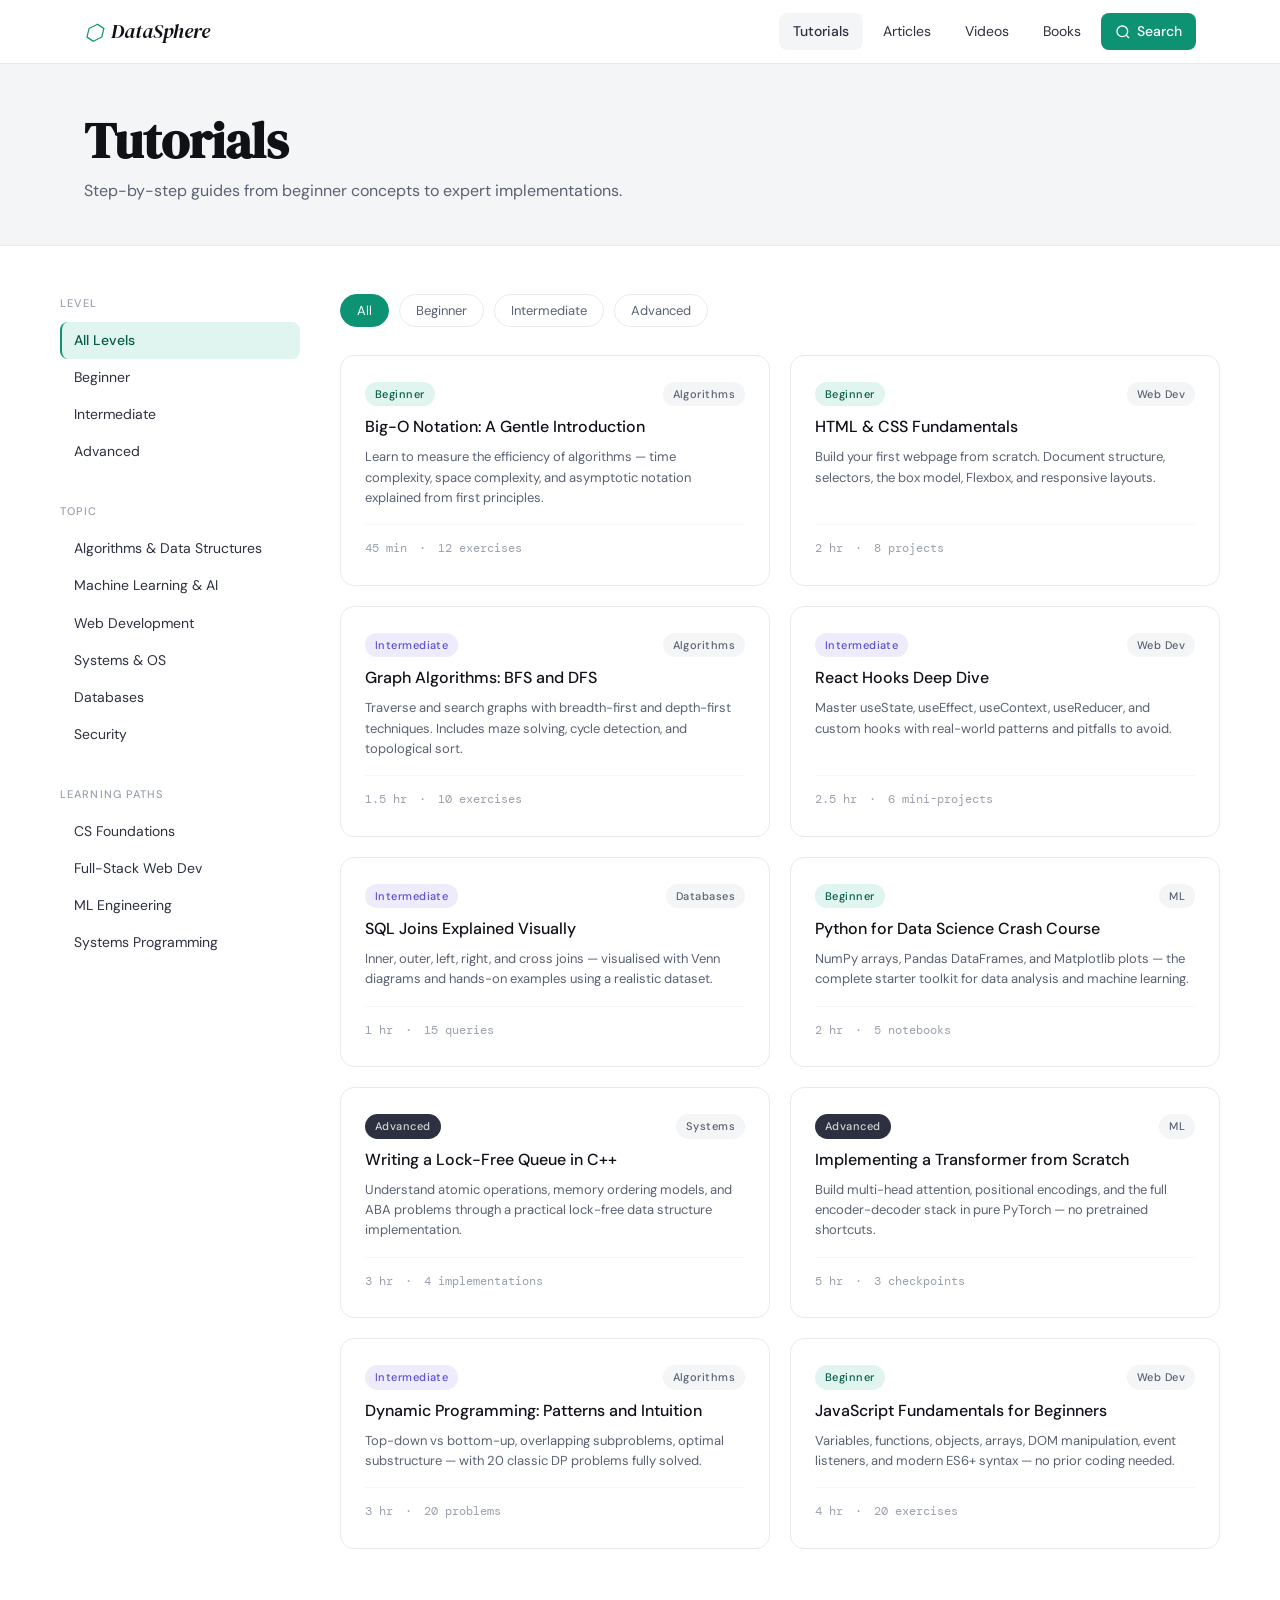
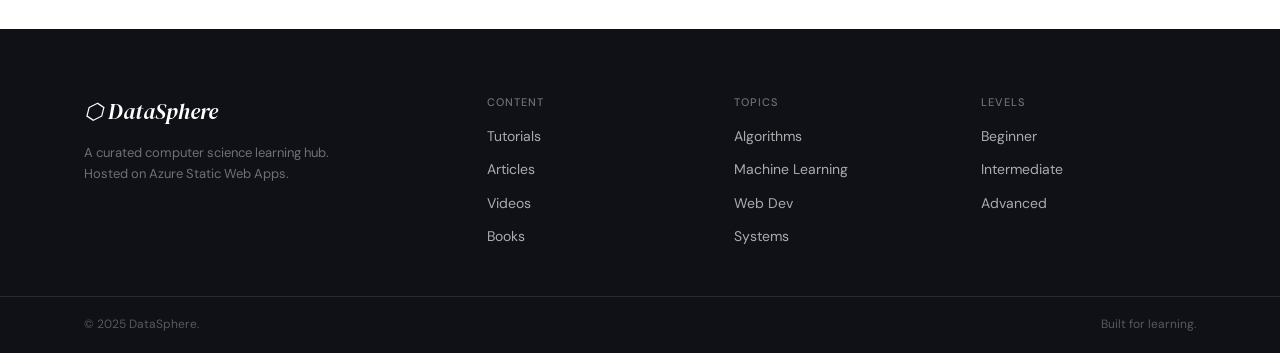
<file: tutorials.html>
<!DOCTYPE html>
<html lang="en">
<head>
<meta charset="UTF-8">
<meta name="viewport" content="width=device-width, initial-scale=1.0">
<title>Tutorials — DataSphere</title>
<link rel="preconnect" href="https://fonts.googleapis.com">
<link rel="preconnect" href="https://fonts.gstatic.com" crossorigin>
<link href="https://fonts.googleapis.com/css2?family=DM+Serif+Display:ital@0;1&family=DM+Mono:wght@400;500&family=DM+Sans:ital,opsz,wght@0,9..40,300;0,9..40,400;0,9..40,500;1,9..40,300&display=swap" rel="stylesheet">
<link rel="stylesheet" href="styles.css">
</head>
<body>

<nav class="navbar" id="navbar">
  <div class="nav-inner">
    <a href="index.html" class="nav-logo"><span class="logo-icon">⬡</span><span>DataSphere</span></a>
    <div class="nav-links">
      <a href="tutorials.html" class="nav-link" style="background:var(--ink-7);font-weight:500">Tutorials</a>
      <a href="articles.html" class="nav-link">Articles</a>
      <a href="videos.html" class="nav-link">Videos</a>
      <a href="books.html" class="nav-link">Books</a>
      <a href="search.html" class="nav-link nav-search-btn">
        <svg width="16" height="16" viewBox="0 0 24 24" fill="none" stroke="currentColor" stroke-width="2"><circle cx="11" cy="11" r="8"/><path d="m21 21-4.35-4.35"/></svg>
        Search
      </a>
    </div>
    <button class="hamburger" id="hamburger" aria-label="Toggle menu"><span></span><span></span><span></span></button>
  </div>
  <div class="mobile-menu" id="mobileMenu">
    <a href="tutorials.html">Tutorials</a>
    <a href="articles.html">Articles</a>
    <a href="videos.html">Videos</a>
    <a href="books.html">Books</a>
    <a href="search.html">Search</a>
  </div>
</nav>

<div class="page-header">
  <div class="container">
    <h1>Tutorials</h1>
    <p>Step-by-step guides from beginner concepts to expert implementations.</p>
  </div>
</div>

<div class="container tutorials-layout" id="tutorialsGrid">
  <!-- Sidebar -->
  <aside class="sidebar">
    <div class="sidebar-group">
      <h4>Level</h4>
      <a href="tutorials.html?level=all" class="active">All Levels</a>
      <a href="tutorials.html?level=beginner">Beginner</a>
      <a href="tutorials.html?level=intermediate">Intermediate</a>
      <a href="tutorials.html?level=advanced">Advanced</a>
    </div>
    <div class="sidebar-group">
      <h4>Topic</h4>
      <a href="tutorials.html?topic=algorithms">Algorithms & Data Structures</a>
      <a href="tutorials.html?topic=ml">Machine Learning & AI</a>
      <a href="tutorials.html?topic=webdev">Web Development</a>
      <a href="tutorials.html?topic=systems">Systems & OS</a>
      <a href="tutorials.html?topic=databases">Databases</a>
      <a href="tutorials.html?topic=security">Security</a>
    </div>
    <div class="sidebar-group">
      <h4>Learning Paths</h4>
      <a href="tutorials.html?path=foundations">CS Foundations</a>
      <a href="tutorials.html?path=fullstack">Full-Stack Web Dev</a>
      <a href="tutorials.html?path=ml">ML Engineering</a>
      <a href="tutorials.html?path=systems">Systems Programming</a>
    </div>
  </aside>

  <!-- Content -->
  <main>
    <div class="content-filters">
      <button class="filter-btn active" data-group="level">All</button>
      <button class="filter-btn" data-group="level">Beginner</button>
      <button class="filter-btn" data-group="level">Intermediate</button>
      <button class="filter-btn" data-group="level">Advanced</button>
    </div>

    <div class="tutorials-grid">
      <a href="#" class="tutorial-card">
        <div class="tutorial-card-meta">
          <span class="tag-sm beginner">Beginner</span>
          <span class="tag-sm">Algorithms</span>
        </div>
        <h3>Big-O Notation: A Gentle Introduction</h3>
        <p>Learn to measure the efficiency of algorithms — time complexity, space complexity, and asymptotic notation explained from first principles.</p>
        <div class="tutorial-card-footer">
          <span>45 min</span>
          <span>·</span>
          <span>12 exercises</span>
        </div>
      </a>

      <a href="#" class="tutorial-card">
        <div class="tutorial-card-meta">
          <span class="tag-sm beginner">Beginner</span>
          <span class="tag-sm">Web Dev</span>
        </div>
        <h3>HTML & CSS Fundamentals</h3>
        <p>Build your first webpage from scratch. Document structure, selectors, the box model, Flexbox, and responsive layouts.</p>
        <div class="tutorial-card-footer">
          <span>2 hr</span>
          <span>·</span>
          <span>8 projects</span>
        </div>
      </a>

      <a href="#" class="tutorial-card">
        <div class="tutorial-card-meta">
          <span class="tag-sm intermediate">Intermediate</span>
          <span class="tag-sm">Algorithms</span>
        </div>
        <h3>Graph Algorithms: BFS and DFS</h3>
        <p>Traverse and search graphs with breadth-first and depth-first techniques. Includes maze solving, cycle detection, and topological sort.</p>
        <div class="tutorial-card-footer">
          <span>1.5 hr</span>
          <span>·</span>
          <span>10 exercises</span>
        </div>
      </a>

      <a href="#" class="tutorial-card">
        <div class="tutorial-card-meta">
          <span class="tag-sm intermediate">Intermediate</span>
          <span class="tag-sm">Web Dev</span>
        </div>
        <h3>React Hooks Deep Dive</h3>
        <p>Master useState, useEffect, useContext, useReducer, and custom hooks with real-world patterns and pitfalls to avoid.</p>
        <div class="tutorial-card-footer">
          <span>2.5 hr</span>
          <span>·</span>
          <span>6 mini-projects</span>
        </div>
      </a>

      <a href="#" class="tutorial-card">
        <div class="tutorial-card-meta">
          <span class="tag-sm intermediate">Intermediate</span>
          <span class="tag-sm">Databases</span>
        </div>
        <h3>SQL Joins Explained Visually</h3>
        <p>Inner, outer, left, right, and cross joins — visualised with Venn diagrams and hands-on examples using a realistic dataset.</p>
        <div class="tutorial-card-footer">
          <span>1 hr</span>
          <span>·</span>
          <span>15 queries</span>
        </div>
      </a>

      <a href="#" class="tutorial-card">
        <div class="tutorial-card-meta">
          <span class="tag-sm beginner">Beginner</span>
          <span class="tag-sm">ML</span>
        </div>
        <h3>Python for Data Science Crash Course</h3>
        <p>NumPy arrays, Pandas DataFrames, and Matplotlib plots — the complete starter toolkit for data analysis and machine learning.</p>
        <div class="tutorial-card-footer">
          <span>2 hr</span>
          <span>·</span>
          <span>5 notebooks</span>
        </div>
      </a>

      <a href="#" class="tutorial-card">
        <div class="tutorial-card-meta">
          <span class="tag-sm advanced">Advanced</span>
          <span class="tag-sm">Systems</span>
        </div>
        <h3>Writing a Lock-Free Queue in C++</h3>
        <p>Understand atomic operations, memory ordering models, and ABA problems through a practical lock-free data structure implementation.</p>
        <div class="tutorial-card-footer">
          <span>3 hr</span>
          <span>·</span>
          <span>4 implementations</span>
        </div>
      </a>

      <a href="#" class="tutorial-card">
        <div class="tutorial-card-meta">
          <span class="tag-sm advanced">Advanced</span>
          <span class="tag-sm">ML</span>
        </div>
        <h3>Implementing a Transformer from Scratch</h3>
        <p>Build multi-head attention, positional encodings, and the full encoder-decoder stack in pure PyTorch — no pretrained shortcuts.</p>
        <div class="tutorial-card-footer">
          <span>5 hr</span>
          <span>·</span>
          <span>3 checkpoints</span>
        </div>
      </a>

      <a href="#" class="tutorial-card">
        <div class="tutorial-card-meta">
          <span class="tag-sm intermediate">Intermediate</span>
          <span class="tag-sm">Algorithms</span>
        </div>
        <h3>Dynamic Programming: Patterns and Intuition</h3>
        <p>Top-down vs bottom-up, overlapping subproblems, optimal substructure — with 20 classic DP problems fully solved.</p>
        <div class="tutorial-card-footer">
          <span>3 hr</span>
          <span>·</span>
          <span>20 problems</span>
        </div>
      </a>

      <a href="#" class="tutorial-card">
        <div class="tutorial-card-meta">
          <span class="tag-sm beginner">Beginner</span>
          <span class="tag-sm">Web Dev</span>
        </div>
        <h3>JavaScript Fundamentals for Beginners</h3>
        <p>Variables, functions, objects, arrays, DOM manipulation, event listeners, and modern ES6+ syntax — no prior coding needed.</p>
        <div class="tutorial-card-footer">
          <span>4 hr</span>
          <span>·</span>
          <span>20 exercises</span>
        </div>
      </a>
    </div>
  </main>
</div>

<footer class="footer">
  <div class="container footer-inner">
    <div class="footer-brand">
      <div class="footer-logo">⬡ DataSphere</div>
      <p>A curated computer science learning hub. Hosted on Azure Static Web Apps.</p>
    </div>
    <div class="footer-links">
      <div class="footer-col">
        <h5>Content</h5>
        <a href="tutorials.html">Tutorials</a>
        <a href="articles.html">Articles</a>
        <a href="videos.html">Videos</a>
        <a href="books.html">Books</a>
      </div>
      <div class="footer-col">
        <h5>Topics</h5>
        <a href="tutorials.html?topic=algorithms">Algorithms</a>
        <a href="tutorials.html?topic=ml">Machine Learning</a>
        <a href="tutorials.html?topic=webdev">Web Dev</a>
        <a href="tutorials.html?topic=systems">Systems</a>
      </div>
      <div class="footer-col">
        <h5>Levels</h5>
        <a href="tutorials.html?level=beginner">Beginner</a>
        <a href="tutorials.html?level=intermediate">Intermediate</a>
        <a href="tutorials.html?level=advanced">Advanced</a>
      </div>
    </div>
  </div>
  <div class="footer-bottom">
    <div class="container"><span>© 2025 DataSphere.</span><span>Built for learning.</span></div>
  </div>
</footer>
<script src="app.js"></script>
</body>
</html>
</file>
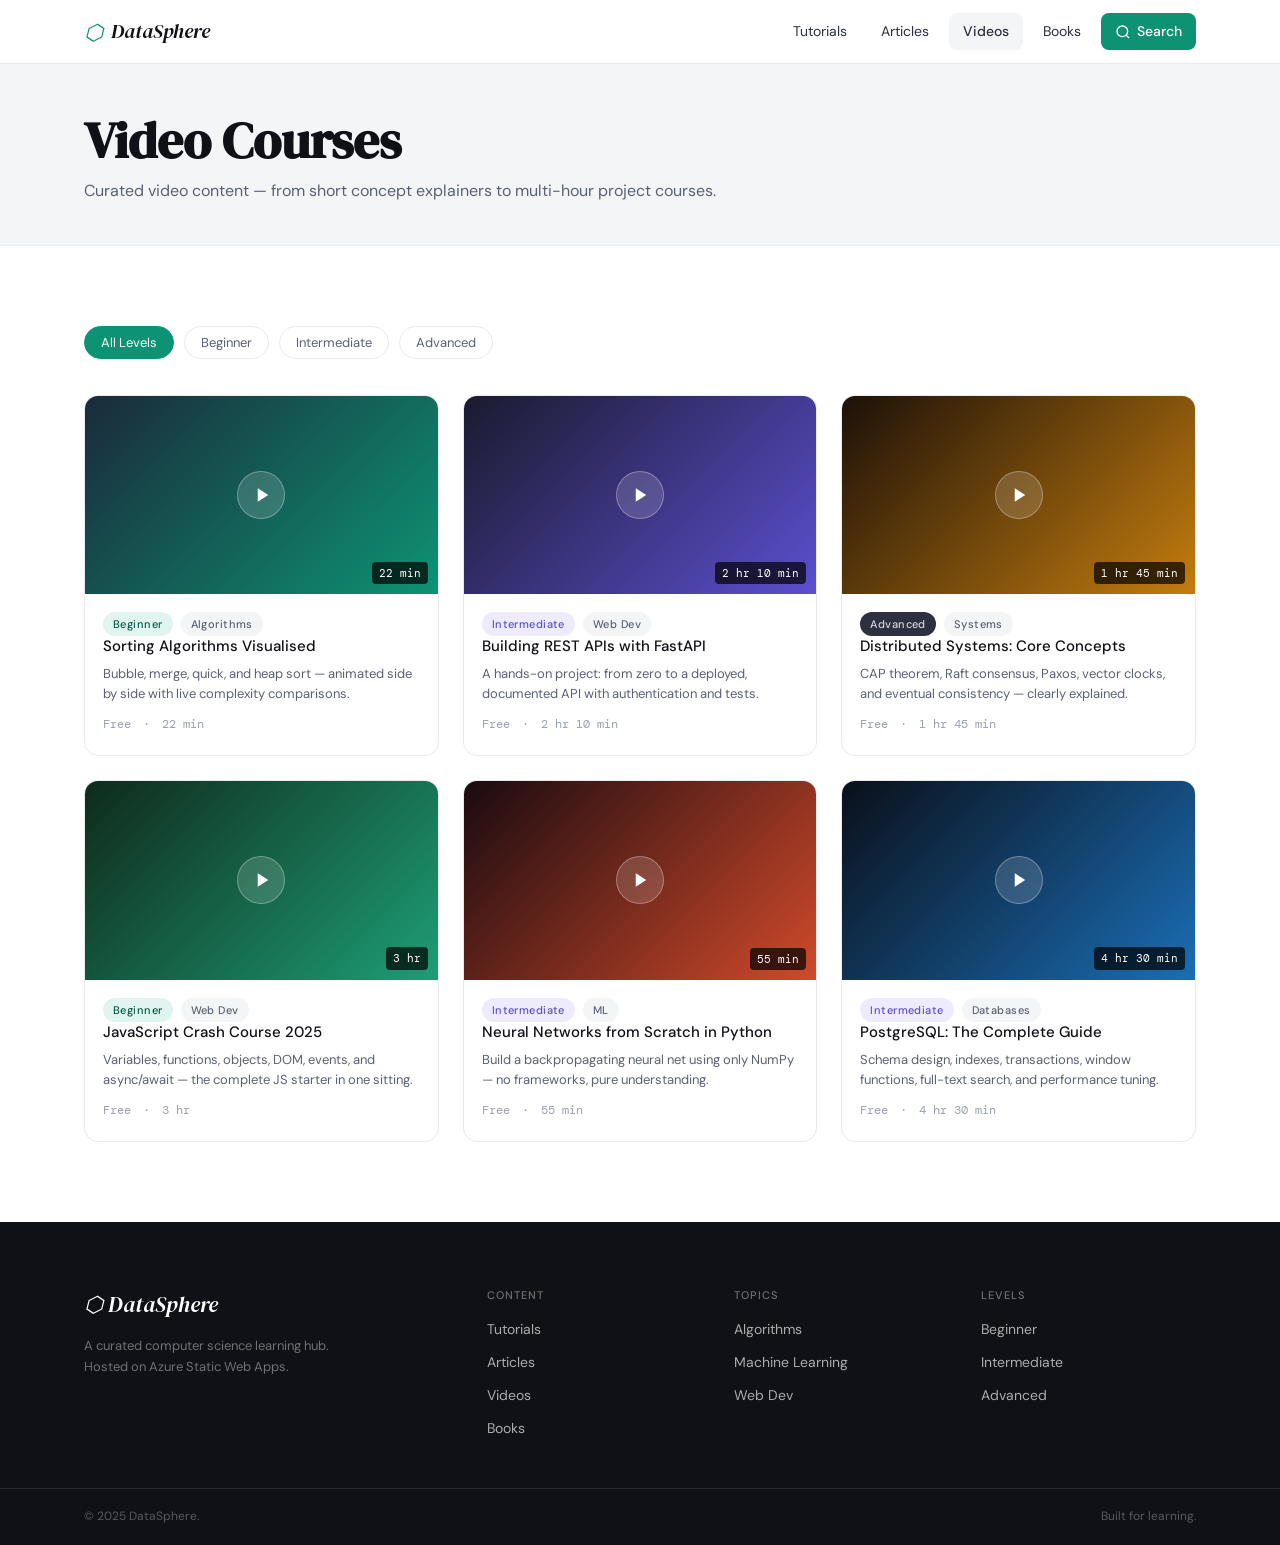
<file: videos.html>
<!DOCTYPE html>
<html lang="en">
<head>
<meta charset="UTF-8">
<meta name="viewport" content="width=device-width, initial-scale=1.0">
<title>Videos — DataSphere</title>
<link rel="preconnect" href="https://fonts.googleapis.com">
<link rel="preconnect" href="https://fonts.gstatic.com" crossorigin>
<link href="https://fonts.googleapis.com/css2?family=DM+Serif+Display:ital@0;1&family=DM+Mono:wght@400;500&family=DM+Sans:ital,opsz,wght@0,9..40,300;0,9..40,400;0,9..40,500;1,9..40,300&display=swap" rel="stylesheet">
<link rel="stylesheet" href="styles.css">
</head>
<body>

<nav class="navbar" id="navbar">
  <div class="nav-inner">
    <a href="index.html" class="nav-logo"><span class="logo-icon">⬡</span><span>DataSphere</span></a>
    <div class="nav-links">
      <a href="tutorials.html" class="nav-link">Tutorials</a>
      <a href="articles.html" class="nav-link">Articles</a>
      <a href="videos.html" class="nav-link" style="background:var(--ink-7);font-weight:500">Videos</a>
      <a href="books.html" class="nav-link">Books</a>
      <a href="search.html" class="nav-link nav-search-btn">
        <svg width="16" height="16" viewBox="0 0 24 24" fill="none" stroke="currentColor" stroke-width="2"><circle cx="11" cy="11" r="8"/><path d="m21 21-4.35-4.35"/></svg>
        Search
      </a>
    </div>
    <button class="hamburger" id="hamburger" aria-label="Toggle menu"><span></span><span></span><span></span></button>
  </div>
  <div class="mobile-menu" id="mobileMenu">
    <a href="tutorials.html">Tutorials</a>
    <a href="articles.html">Articles</a>
    <a href="videos.html">Videos</a>
    <a href="books.html">Books</a>
    <a href="search.html">Search</a>
  </div>
</nav>

<div class="page-header">
  <div class="container">
    <h1>Video Courses</h1>
    <p>Curated video content — from short concept explainers to multi-hour project courses.</p>
  </div>
</div>

<section class="section">
  <div class="container">
    <div class="content-filters" style="margin-bottom:36px">
      <button class="filter-btn active" data-group="level">All Levels</button>
      <button class="filter-btn" data-group="level">Beginner</button>
      <button class="filter-btn" data-group="level">Intermediate</button>
      <button class="filter-btn" data-group="level">Advanced</button>
    </div>
    <div class="videos-grid">

      <a href="#" class="video-card">
        <div class="video-thumb" style="background:linear-gradient(135deg,#1a2a3a,#0d9373)">
          <div class="play-btn"><svg width="18" height="18" viewBox="0 0 24 24" fill="white"><path d="M5 3l14 9-14 9V3z"/></svg></div>
          <span class="video-duration">22 min</span>
        </div>
        <div class="video-info">
          <div class="article-tags"><span class="tag-sm beginner">Beginner</span><span class="tag-sm">Algorithms</span></div>
          <h4>Sorting Algorithms Visualised</h4>
          <p>Bubble, merge, quick, and heap sort — animated side by side with live complexity comparisons.</p>
          <div class="video-meta"><span>Free</span><span>·</span><span>22 min</span></div>
        </div>
      </a>

      <a href="#" class="video-card">
        <div class="video-thumb" style="background:linear-gradient(135deg,#1a1a2e,#5b4fcf)">
          <div class="play-btn"><svg width="18" height="18" viewBox="0 0 24 24" fill="white"><path d="M5 3l14 9-14 9V3z"/></svg></div>
          <span class="video-duration">2 hr 10 min</span>
        </div>
        <div class="video-info">
          <div class="article-tags"><span class="tag-sm intermediate">Intermediate</span><span class="tag-sm">Web Dev</span></div>
          <h4>Building REST APIs with FastAPI</h4>
          <p>A hands-on project: from zero to a deployed, documented API with authentication and tests.</p>
          <div class="video-meta"><span>Free</span><span>·</span><span>2 hr 10 min</span></div>
        </div>
      </a>

      <a href="#" class="video-card">
        <div class="video-thumb" style="background:linear-gradient(135deg,#1c1008,#c47d0e)">
          <div class="play-btn"><svg width="18" height="18" viewBox="0 0 24 24" fill="white"><path d="M5 3l14 9-14 9V3z"/></svg></div>
          <span class="video-duration">1 hr 45 min</span>
        </div>
        <div class="video-info">
          <div class="article-tags"><span class="tag-sm advanced">Advanced</span><span class="tag-sm">Systems</span></div>
          <h4>Distributed Systems: Core Concepts</h4>
          <p>CAP theorem, Raft consensus, Paxos, vector clocks, and eventual consistency — clearly explained.</p>
          <div class="video-meta"><span>Free</span><span>·</span><span>1 hr 45 min</span></div>
        </div>
      </a>

      <a href="#" class="video-card">
        <div class="video-thumb" style="background:linear-gradient(135deg,#0f2a1c,#1d9e75)">
          <div class="play-btn"><svg width="18" height="18" viewBox="0 0 24 24" fill="white"><path d="M5 3l14 9-14 9V3z"/></svg></div>
          <span class="video-duration">3 hr</span>
        </div>
        <div class="video-info">
          <div class="article-tags"><span class="tag-sm beginner">Beginner</span><span class="tag-sm">Web Dev</span></div>
          <h4>JavaScript Crash Course 2025</h4>
          <p>Variables, functions, objects, DOM, events, and async/await — the complete JS starter in one sitting.</p>
          <div class="video-meta"><span>Free</span><span>·</span><span>3 hr</span></div>
        </div>
      </a>

      <a href="#" class="video-card">
        <div class="video-thumb" style="background:linear-gradient(135deg,#1a0a10,#d04a2a)">
          <div class="play-btn"><svg width="18" height="18" viewBox="0 0 24 24" fill="white"><path d="M5 3l14 9-14 9V3z"/></svg></div>
          <span class="video-duration">55 min</span>
        </div>
        <div class="video-info">
          <div class="article-tags"><span class="tag-sm intermediate">Intermediate</span><span class="tag-sm">ML</span></div>
          <h4>Neural Networks from Scratch in Python</h4>
          <p>Build a backpropagating neural net using only NumPy — no frameworks, pure understanding.</p>
          <div class="video-meta"><span>Free</span><span>·</span><span>55 min</span></div>
        </div>
      </a>

      <a href="#" class="video-card">
        <div class="video-thumb" style="background:linear-gradient(135deg,#0a0f1a,#1a6eb5)">
          <div class="play-btn"><svg width="18" height="18" viewBox="0 0 24 24" fill="white"><path d="M5 3l14 9-14 9V3z"/></svg></div>
          <span class="video-duration">4 hr 30 min</span>
        </div>
        <div class="video-info">
          <div class="article-tags"><span class="tag-sm intermediate">Intermediate</span><span class="tag-sm">Databases</span></div>
          <h4>PostgreSQL: The Complete Guide</h4>
          <p>Schema design, indexes, transactions, window functions, full-text search, and performance tuning.</p>
          <div class="video-meta"><span>Free</span><span>·</span><span>4 hr 30 min</span></div>
        </div>
      </a>

    </div>
  </div>
</section>

<footer class="footer">
  <div class="container footer-inner">
    <div class="footer-brand">
      <div class="footer-logo">⬡ DataSphere</div>
      <p>A curated computer science learning hub. Hosted on Azure Static Web Apps.</p>
    </div>
    <div class="footer-links">
      <div class="footer-col">
        <h5>Content</h5>
        <a href="tutorials.html">Tutorials</a>
        <a href="articles.html">Articles</a>
        <a href="videos.html">Videos</a>
        <a href="books.html">Books</a>
      </div>
      <div class="footer-col">
        <h5>Topics</h5>
        <a href="tutorials.html?topic=algorithms">Algorithms</a>
        <a href="tutorials.html?topic=ml">Machine Learning</a>
        <a href="tutorials.html?topic=webdev">Web Dev</a>
      </div>
      <div class="footer-col">
        <h5>Levels</h5>
        <a href="tutorials.html?level=beginner">Beginner</a>
        <a href="tutorials.html?level=intermediate">Intermediate</a>
        <a href="tutorials.html?level=advanced">Advanced</a>
      </div>
    </div>
  </div>
  <div class="footer-bottom">
    <div class="container"><span>© 2025 DataSphere.</span><span>Built for learning.</span></div>
  </div>
</footer>
<script src="app.js"></script>
</body>
</html>
</file>
<file: styles.css>
/* ============================================
   DataSphere Educational Resource Center
   Aesthetic: Editorial Monochrome + Deep Teal
   ============================================ */

*, *::before, *::after { box-sizing: border-box; margin: 0; padding: 0; }

:root {
  --ink: #0f1117;
  --ink-2: #2c3040;
  --ink-3: #5a6172;
  --ink-4: #9aa0ad;
  --ink-5: #c8cdd6;
  --ink-6: #e8eaee;
  --ink-7: #f4f5f7;
  --white: #ffffff;
  --teal: #0d9373;
  --teal-light: #e0f5ef;
  --teal-dark: #075c48;
  --purple: #5b4fcf;
  --purple-light: #eeecfc;
  --amber: #c47d0e;
  --amber-light: #fdf3e0;
  --coral: #d04a2a;
  --coral-light: #fceee9;
  --red: #c0392b;
  --red-light: #fceaea;
  --blue: #1a6eb5;
  --blue-light: #e6f0fb;
  --font-display: 'DM Serif Display', Georgia, serif;
  --font-body: 'DM Sans', system-ui, sans-serif;
  --font-mono: 'DM Mono', 'Fira Code', monospace;
  --radius: 8px;
  --radius-lg: 14px;
  --radius-xl: 22px;
  --shadow: 0 2px 12px rgba(15,17,23,0.08);
  --shadow-lg: 0 8px 32px rgba(15,17,23,0.12);
  --max-w: 1160px;
  --nav-h: 64px;
}

html { scroll-behavior: smooth; }

body {
  font-family: var(--font-body);
  font-size: 16px;
  color: var(--ink);
  background: var(--white);
  line-height: 1.65;
  -webkit-font-smoothing: antialiased;
}

/* ---- UTILITIES ---- */
.container {
  max-width: var(--max-w);
  margin: 0 auto;
  padding: 0 24px;
}

/* ---- NAVBAR ---- */
.navbar {
  position: sticky;
  top: 0;
  z-index: 100;
  height: var(--nav-h);
  background: rgba(255,255,255,0.96);
  backdrop-filter: blur(12px);
  border-bottom: 1px solid var(--ink-6);
  transition: box-shadow 0.2s;
}
.navbar.scrolled { box-shadow: var(--shadow); }
.nav-inner {
  max-width: var(--max-w);
  margin: 0 auto;
  padding: 0 24px;
  height: 100%;
  display: flex;
  align-items: center;
  gap: 32px;
}
.nav-logo {
  display: flex;
  align-items: center;
  gap: 8px;
  font-family: var(--font-display);
  font-size: 20px;
  color: var(--ink);
  text-decoration: none;
  font-style: italic;
  flex-shrink: 0;
}
.logo-icon { color: var(--teal); font-size: 22px; line-height: 1; }
.nav-links {
  display: flex;
  align-items: center;
  gap: 6px;
  margin-left: auto;
}
.nav-link {
  display: flex;
  align-items: center;
  gap: 6px;
  padding: 7px 14px;
  border-radius: var(--radius);
  font-size: 14px;
  font-weight: 400;
  color: var(--ink-2);
  text-decoration: none;
  transition: all 0.15s;
}
.nav-link:hover { background: var(--ink-7); color: var(--ink); }
.nav-search-btn {
  background: var(--teal);
  color: var(--white);
  font-weight: 500;
}
.nav-search-btn:hover { background: var(--teal-dark); color: var(--white); }
.hamburger {
  display: none;
  flex-direction: column;
  gap: 5px;
  background: none;
  border: none;
  cursor: pointer;
  padding: 4px;
  margin-left: auto;
}
.hamburger span {
  display: block;
  width: 22px;
  height: 2px;
  background: var(--ink);
  border-radius: 2px;
  transition: 0.2s;
}
.mobile-menu {
  display: none;
  flex-direction: column;
  padding: 12px 24px 16px;
  border-top: 1px solid var(--ink-6);
  background: var(--white);
}
.mobile-menu a {
  padding: 10px 0;
  color: var(--ink-2);
  text-decoration: none;
  font-size: 15px;
  border-bottom: 1px solid var(--ink-7);
}
.mobile-menu.open { display: flex; }

/* ---- HERO ---- */
.hero {
  position: relative;
  overflow: hidden;
  padding: 96px 0 80px;
  background: var(--ink);
}
.hero-bg {
  position: absolute;
  inset: 0;
  pointer-events: none;
}
.hero-grid {
  position: absolute;
  inset: 0;
  background-image:
    linear-gradient(rgba(255,255,255,0.04) 1px, transparent 1px),
    linear-gradient(90deg, rgba(255,255,255,0.04) 1px, transparent 1px);
  background-size: 48px 48px;
}
.hero { color: var(--white); }
.hero-label {
  display: inline-block;
  font-size: 12px;
  font-weight: 500;
  letter-spacing: 0.12em;
  text-transform: uppercase;
  color: var(--teal);
  background: rgba(13,147,115,0.15);
  border: 1px solid rgba(13,147,115,0.35);
  padding: 5px 14px;
  border-radius: 100px;
  margin-bottom: 28px;
}
.hero-title {
  font-family: var(--font-display);
  font-size: clamp(48px, 7vw, 88px);
  line-height: 1.05;
  color: var(--white);
  margin-bottom: 24px;
  max-width: 700px;
}
.hero-title em {
  color: var(--teal);
  font-style: italic;
}
.hero-sub {
  font-size: 18px;
  color: rgba(255,255,255,0.65);
  max-width: 520px;
  line-height: 1.6;
  margin-bottom: 40px;
}
.hero-search {
  display: flex;
  align-items: center;
  gap: 0;
  max-width: 560px;
  background: var(--white);
  border-radius: var(--radius-xl);
  padding: 0 0 0 20px;
  box-shadow: 0 0 0 2px rgba(13,147,115,0.4), var(--shadow-lg);
}
.hero-search svg { color: var(--ink-4); flex-shrink: 0; }
.hero-search input {
  flex: 1;
  border: none;
  background: transparent;
  padding: 14px 16px;
  font-size: 15px;
  font-family: var(--font-body);
  color: var(--ink);
  outline: none;
}
.hero-search input::placeholder { color: var(--ink-4); }
.hero-search button {
  background: var(--teal);
  color: var(--white);
  border: none;
  padding: 12px 28px;
  border-radius: 0 var(--radius-xl) var(--radius-xl) 0;
  font-size: 14px;
  font-weight: 500;
  cursor: pointer;
  font-family: var(--font-body);
  transition: background 0.15s;
  white-space: nowrap;
}
.hero-search button:hover { background: var(--teal-dark); }
.hero-tags {
  display: flex;
  flex-wrap: wrap;
  gap: 10px;
  margin-top: 28px;
}
.tag {
  display: inline-block;
  font-size: 13px;
  padding: 6px 14px;
  border-radius: 100px;
  border: 1px solid rgba(255,255,255,0.2);
  color: rgba(255,255,255,0.75);
  text-decoration: none;
  transition: all 0.15s;
  cursor: pointer;
}
.tag:hover { border-color: var(--teal); color: var(--teal); }

/* ---- STATS BAR ---- */
.stats-bar {
  background: var(--teal);
  padding: 0;
}
.stats-inner {
  display: flex;
  align-items: center;
  justify-content: center;
  gap: 0;
  padding-top: 20px;
  padding-bottom: 20px;
}
.stat {
  display: flex;
  flex-direction: column;
  align-items: center;
  gap: 2px;
  padding: 0 40px;
}
.stat-num {
  font-family: var(--font-display);
  font-size: 32px;
  color: var(--white);
  line-height: 1;
}
.stat-label {
  font-size: 12px;
  font-weight: 500;
  letter-spacing: 0.08em;
  text-transform: uppercase;
  color: rgba(255,255,255,0.65);
}
.stat-divider {
  width: 1px;
  height: 36px;
  background: rgba(255,255,255,0.2);
  flex-shrink: 0;
}

/* ---- SECTIONS ---- */
.section { padding: 80px 0; }
.section-alt { background: var(--ink-7); }
.section-dark {
  background: var(--ink-2);
  color: var(--white);
}
.section-header {
  max-width: 600px;
  margin-bottom: 48px;
}
.section-header h2 {
  font-family: var(--font-display);
  font-size: clamp(28px, 3.5vw, 40px);
  line-height: 1.15;
  margin-bottom: 10px;
}
.section-header p {
  font-size: 16px;
  color: var(--ink-3);
}
.section-header.light h2 { color: var(--white); }
.section-header.light p { color: rgba(255,255,255,0.6); }
.section-header-row {
  display: flex;
  align-items: baseline;
  justify-content: space-between;
  margin-bottom: 40px;
}
.section-header-row h2 {
  font-family: var(--font-display);
  font-size: clamp(24px, 3vw, 36px);
  line-height: 1.2;
}
.view-all {
  font-size: 14px;
  color: var(--teal);
  text-decoration: none;
  font-weight: 500;
  flex-shrink: 0;
}
.view-all:hover { text-decoration: underline; }

/* ---- LEVEL CARDS ---- */
.level-cards {
  display: grid;
  grid-template-columns: repeat(3, 1fr);
  gap: 24px;
}
.level-card {
  padding: 36px 28px;
  border-radius: var(--radius-lg);
  text-decoration: none;
  display: block;
  transition: transform 0.2s, box-shadow 0.2s;
  position: relative;
  overflow: hidden;
}
.level-card:hover { transform: translateY(-4px); box-shadow: var(--shadow-lg); }
.level-beginner { background: var(--teal-light); border: 1.5px solid rgba(13,147,115,0.25); }
.level-intermediate { background: var(--purple-light); border: 1.5px solid rgba(91,79,207,0.25); }
.level-advanced { background: var(--ink); border: 1.5px solid var(--ink-2); }
.level-icon {
  font-size: 28px;
  margin-bottom: 16px;
  line-height: 1;
}
.level-beginner .level-icon { color: var(--teal); }
.level-intermediate .level-icon { color: var(--purple); }
.level-advanced .level-icon { color: var(--teal); }
.level-card h3 {
  font-family: var(--font-display);
  font-size: 22px;
  margin-bottom: 10px;
  color: var(--ink);
}
.level-advanced h3 { color: var(--white); }
.level-card p { font-size: 14px; color: var(--ink-3); line-height: 1.6; }
.level-advanced p { color: rgba(255,255,255,0.55); }
.level-count {
  margin-top: 20px;
  font-size: 12px;
  font-weight: 500;
  letter-spacing: 0.06em;
  text-transform: uppercase;
}
.level-beginner .level-count { color: var(--teal-dark); }
.level-intermediate .level-count { color: var(--purple); }
.level-advanced .level-count { color: var(--teal); }

/* ---- TOPIC GRID ---- */
.topic-grid {
  display: grid;
  grid-template-columns: repeat(3, 1fr);
  gap: 20px;
}
.topic-card {
  background: var(--white);
  border: 1px solid var(--ink-6);
  border-radius: var(--radius-lg);
  padding: 28px 24px;
  text-decoration: none;
  color: var(--ink);
  display: flex;
  flex-direction: column;
  gap: 10px;
  transition: all 0.2s;
  position: relative;
}
.topic-card:hover {
  border-color: var(--teal);
  box-shadow: 0 0 0 3px rgba(13,147,115,0.1);
  transform: translateY(-2px);
}
.topic-icon {
  width: 44px;
  height: 44px;
  border-radius: var(--radius);
  display: flex;
  align-items: center;
  justify-content: center;
  margin-bottom: 6px;
}
.tc-blue { background: var(--blue-light); color: var(--blue); }
.tc-purple { background: var(--purple-light); color: var(--purple); }
.tc-teal { background: var(--teal-light); color: var(--teal); }
.tc-amber { background: var(--amber-light); color: var(--amber); }
.tc-coral { background: var(--coral-light); color: var(--coral); }
.tc-red { background: var(--red-light); color: var(--red); }
.topic-card h3 {
  font-size: 16px;
  font-weight: 500;
  line-height: 1.3;
}
.topic-card p {
  font-size: 13px;
  color: var(--ink-3);
  line-height: 1.55;
  flex: 1;
}
.topic-arrow {
  font-size: 16px;
  color: var(--ink-5);
  transition: color 0.15s, transform 0.15s;
  display: inline-block;
}
.topic-card:hover .topic-arrow { color: var(--teal); transform: translateX(4px); }

/* ---- FEATURED ---- */
.featured-grid {
  display: grid;
  grid-template-columns: 1fr 340px;
  gap: 28px;
  align-items: start;
}
.featured-main {
  background: var(--ink-7);
  border: 1px solid var(--ink-6);
  border-radius: var(--radius-xl);
  padding: 44px 40px;
}
.featured-type, .featured-level {
  display: inline-block;
  font-size: 11px;
  font-weight: 500;
  letter-spacing: 0.1em;
  text-transform: uppercase;
  padding: 4px 12px;
  border-radius: 100px;
  margin-bottom: 20px;
  margin-right: 8px;
}
.tutorial-badge { background: var(--teal-light); color: var(--teal-dark); }
.article-badge { background: var(--blue-light); color: var(--blue); }
.video-badge { background: var(--purple-light); color: var(--purple); }
.book-badge { background: var(--amber-light); color: var(--amber); }
.beginner-badge { background: var(--teal-light); color: var(--teal-dark); }
.featured-main h3 {
  font-family: var(--font-display);
  font-size: 28px;
  line-height: 1.2;
  margin-bottom: 16px;
}
.featured-main p {
  font-size: 15px;
  color: var(--ink-3);
  line-height: 1.7;
  margin-bottom: 24px;
}
.featured-meta {
  display: flex;
  align-items: center;
  gap: 8px;
  font-size: 13px;
  color: var(--ink-4);
  margin-bottom: 28px;
}
.btn-primary {
  display: inline-block;
  background: var(--ink);
  color: var(--white);
  padding: 12px 24px;
  border-radius: var(--radius);
  font-size: 14px;
  font-weight: 500;
  text-decoration: none;
  transition: background 0.15s;
}
.btn-primary:hover { background: var(--teal); }
.featured-side {
  display: flex;
  flex-direction: column;
  gap: 16px;
}
.side-card {
  background: var(--white);
  border: 1px solid var(--ink-6);
  border-radius: var(--radius-lg);
  padding: 22px 22px 18px;
}
.side-card h4 {
  font-size: 15px;
  font-weight: 500;
  margin: 10px 0 8px;
  line-height: 1.35;
}
.side-card p {
  font-size: 13px;
  color: var(--ink-3);
  line-height: 1.5;
  margin-bottom: 14px;
}
.text-link {
  font-size: 13px;
  font-weight: 500;
  color: var(--teal);
  text-decoration: none;
}
.text-link:hover { text-decoration: underline; }

/* ---- LEARNING PATHS ---- */
.paths-grid {
  display: grid;
  grid-template-columns: repeat(4, 1fr);
  gap: 20px;
}
.path-card {
  border: 1px solid rgba(255,255,255,0.12);
  border-radius: var(--radius-lg);
  padding: 28px 22px;
  transition: border-color 0.2s, background 0.2s;
}
.path-card:hover {
  border-color: rgba(13,147,115,0.5);
  background: rgba(255,255,255,0.04);
}
.path-num {
  font-family: var(--font-mono);
  font-size: 12px;
  color: var(--teal);
  letter-spacing: 0.06em;
  margin-bottom: 14px;
}
.path-card h3 {
  font-family: var(--font-display);
  font-size: 19px;
  color: var(--white);
  margin-bottom: 10px;
  line-height: 1.25;
}
.path-card p {
  font-size: 13px;
  color: rgba(255,255,255,0.5);
  line-height: 1.6;
  margin-bottom: 18px;
}
.path-steps {
  font-size: 12px;
  color: rgba(255,255,255,0.35);
  margin-bottom: 20px;
  font-family: var(--font-mono);
}
.path-btn {
  display: inline-block;
  font-size: 13px;
  font-weight: 500;
  color: var(--teal);
  text-decoration: none;
  border-bottom: 1px solid rgba(13,147,115,0.35);
  padding-bottom: 2px;
  transition: border-color 0.15s;
}
.path-btn:hover { border-color: var(--teal); }

/* ---- ARTICLES LIST ---- */
.articles-list { display: flex; flex-direction: column; }
.article-row {
  display: grid;
  grid-template-columns: 90px 1fr;
  gap: 24px;
  padding: 28px 0;
  border-bottom: 1px solid var(--ink-6);
  align-items: start;
}
.article-date {
  font-family: var(--font-mono);
  font-size: 12px;
  color: var(--ink-4);
  padding-top: 4px;
}
.article-body h4 {
  font-size: 16px;
  font-weight: 500;
  margin: 8px 0 6px;
  line-height: 1.35;
}
.article-body h4 a {
  color: var(--ink);
  text-decoration: none;
  transition: color 0.15s;
}
.article-body h4 a:hover { color: var(--teal); }
.article-body p {
  font-size: 13px;
  color: var(--ink-3);
  line-height: 1.55;
}
.article-tags { display: flex; gap: 8px; flex-wrap: wrap; }
.tag-sm {
  display: inline-block;
  font-size: 11px;
  font-weight: 500;
  padding: 3px 10px;
  border-radius: 100px;
  background: var(--ink-7);
  color: var(--ink-3);
  letter-spacing: 0.04em;
}
.tag-sm.beginner { background: var(--teal-light); color: var(--teal-dark); }
.tag-sm.intermediate { background: var(--purple-light); color: var(--purple); }
.tag-sm.advanced { background: var(--ink-2); color: rgba(255,255,255,0.8); }

/* ---- FOOTER ---- */
.footer {
  background: var(--ink);
  color: var(--white);
  padding: 64px 0 0;
}
.footer-inner {
  display: grid;
  grid-template-columns: 1fr 2fr;
  gap: 48px;
  padding-bottom: 48px;
}
.footer-logo {
  font-family: var(--font-display);
  font-size: 22px;
  color: var(--white);
  font-style: italic;
  margin-bottom: 14px;
}
.footer-brand p {
  font-size: 13px;
  color: rgba(255,255,255,0.4);
  line-height: 1.6;
  max-width: 260px;
}
.footer-links {
  display: grid;
  grid-template-columns: repeat(3, 1fr);
  gap: 32px;
}
.footer-col {
  display: flex;
  flex-direction: column;
  gap: 10px;
}
.footer-col h5 {
  font-size: 11px;
  font-weight: 500;
  letter-spacing: 0.1em;
  text-transform: uppercase;
  color: rgba(255,255,255,0.4);
  margin-bottom: 4px;
}
.footer-col a {
  font-size: 14px;
  color: rgba(255,255,255,0.65);
  text-decoration: none;
  transition: color 0.15s;
}
.footer-col a:hover { color: var(--teal); }
.footer-bottom {
  border-top: 1px solid rgba(255,255,255,0.1);
  padding: 18px 0;
}
.footer-bottom .container {
  display: flex;
  justify-content: space-between;
  align-items: center;
  font-size: 12px;
  color: rgba(255,255,255,0.3);
}

/* ============================================
   TUTORIALS PAGE
   ============================================ */
.page-header {
  background: var(--ink-7);
  border-bottom: 1px solid var(--ink-6);
  padding: 48px 0 40px;
}
.page-header h1 {
  font-family: var(--font-display);
  font-size: clamp(32px, 4vw, 52px);
  margin-bottom: 10px;
  line-height: 1.1;
}
.page-header p { font-size: 16px; color: var(--ink-3); }

.tutorials-layout {
  display: grid;
  grid-template-columns: 240px 1fr;
  gap: 40px;
  padding: 48px 0 80px;
}
.sidebar {
  position: sticky;
  top: calc(var(--nav-h) + 24px);
  height: fit-content;
}
.sidebar-group { margin-bottom: 32px; }
.sidebar-group h4 {
  font-size: 11px;
  font-weight: 500;
  letter-spacing: 0.1em;
  text-transform: uppercase;
  color: var(--ink-4);
  margin-bottom: 10px;
}
.sidebar-group a {
  display: block;
  padding: 7px 12px;
  font-size: 14px;
  color: var(--ink-2);
  text-decoration: none;
  border-radius: var(--radius);
  border-left: 2px solid transparent;
  transition: all 0.15s;
}
.sidebar-group a:hover { background: var(--ink-7); color: var(--ink); }
.sidebar-group a.active {
  background: var(--teal-light);
  color: var(--teal-dark);
  border-left-color: var(--teal);
  font-weight: 500;
}

.content-filters {
  display: flex;
  align-items: center;
  gap: 10px;
  flex-wrap: wrap;
  margin-bottom: 28px;
}
.filter-btn {
  padding: 7px 16px;
  border-radius: 100px;
  border: 1px solid var(--ink-6);
  background: var(--white);
  font-size: 13px;
  color: var(--ink-3);
  cursor: pointer;
  font-family: var(--font-body);
  transition: all 0.15s;
}
.filter-btn:hover { border-color: var(--teal); color: var(--teal); }
.filter-btn.active { background: var(--teal); color: var(--white); border-color: var(--teal); }

.tutorials-grid {
  display: grid;
  grid-template-columns: repeat(2, 1fr);
  gap: 20px;
}
.tutorial-card {
  background: var(--white);
  border: 1px solid var(--ink-6);
  border-radius: var(--radius-lg);
  padding: 26px 24px;
  transition: all 0.2s;
  text-decoration: none;
  color: var(--ink);
  display: flex;
  flex-direction: column;
  gap: 10px;
}
.tutorial-card:hover {
  border-color: var(--teal);
  box-shadow: 0 0 0 3px rgba(13,147,115,0.08);
}
.tutorial-card-meta {
  display: flex;
  align-items: center;
  gap: 8px;
  justify-content: space-between;
}
.tutorial-card h3 {
  font-size: 16px;
  font-weight: 500;
  line-height: 1.35;
}
.tutorial-card p {
  font-size: 13px;
  color: var(--ink-3);
  line-height: 1.55;
  flex: 1;
}
.tutorial-card-footer {
  display: flex;
  align-items: center;
  gap: 12px;
  font-size: 12px;
  color: var(--ink-4);
  font-family: var(--font-mono);
  margin-top: 6px;
  padding-top: 14px;
  border-top: 1px solid var(--ink-7);
}

/* ============================================
   SEARCH PAGE
   ============================================ */
.search-hero {
  background: var(--ink);
  padding: 64px 0 56px;
}
.search-hero h1 {
  font-family: var(--font-display);
  font-size: 40px;
  color: var(--white);
  margin-bottom: 24px;
}
.search-box {
  display: flex;
  align-items: center;
  max-width: 680px;
  background: rgba(255,255,255,0.1);
  border: 1px solid rgba(255,255,255,0.2);
  border-radius: var(--radius-xl);
  padding: 0 8px 0 20px;
  gap: 12px;
  transition: border-color 0.2s;
}
.search-box:focus-within {
  border-color: var(--teal);
  background: rgba(255,255,255,0.15);
}
.search-box svg { color: rgba(255,255,255,0.5); flex-shrink: 0; }
.search-box input {
  flex: 1;
  background: transparent;
  border: none;
  padding: 16px 8px;
  font-size: 16px;
  color: var(--white);
  font-family: var(--font-body);
  outline: none;
}
.search-box input::placeholder { color: rgba(255,255,255,0.35); }
.search-box button {
  background: var(--teal);
  color: var(--white);
  border: none;
  padding: 11px 28px;
  border-radius: calc(var(--radius-xl) - 4px);
  font-size: 14px;
  font-weight: 500;
  cursor: pointer;
  font-family: var(--font-body);
  transition: background 0.15s;
}
.search-box button:hover { background: var(--teal-dark); }

.search-results { padding: 48px 0 80px; }
.search-results-header {
  font-size: 14px;
  color: var(--ink-3);
  margin-bottom: 24px;
}
.search-result-item {
  padding: 24px 0;
  border-bottom: 1px solid var(--ink-6);
}
.search-result-item:last-child { border-bottom: none; }
.search-result-type { margin-bottom: 8px; }
.search-result-item h3 {
  font-size: 18px;
  font-weight: 500;
  margin-bottom: 8px;
}
.search-result-item h3 a {
  color: var(--ink);
  text-decoration: none;
}
.search-result-item h3 a:hover { color: var(--teal); }
.search-result-item p {
  font-size: 14px;
  color: var(--ink-3);
  line-height: 1.6;
}
.search-result-item p em {
  background: var(--teal-light);
  color: var(--teal-dark);
  font-style: normal;
  padding: 1px 3px;
  border-radius: 3px;
}
.search-filters-bar {
  display: flex;
  gap: 10px;
  flex-wrap: wrap;
  padding: 20px 0;
  border-bottom: 1px solid var(--ink-6);
  margin-bottom: 8px;
}
.no-results {
  text-align: center;
  padding: 80px 0;
  color: var(--ink-3);
}
.no-results p { font-size: 18px; margin-bottom: 8px; }

/* ============================================
   BOOKS PAGE
   ============================================ */
.books-grid {
  display: grid;
  grid-template-columns: repeat(4, 1fr);
  gap: 24px;
}
.book-card {
  display: flex;
  flex-direction: column;
  gap: 14px;
}
.book-cover {
  aspect-ratio: 2/3;
  border-radius: var(--radius);
  display: flex;
  align-items: flex-end;
  padding: 16px;
  position: relative;
  overflow: hidden;
}
.book-cover-inner {
  z-index: 1;
  position: relative;
}
.book-cover-title {
  font-family: var(--font-display);
  font-size: 15px;
  color: var(--white);
  line-height: 1.3;
}
.book-cover-author {
  font-size: 11px;
  color: rgba(255,255,255,0.65);
  margin-top: 4px;
}
.book-info h4 {
  font-size: 14px;
  font-weight: 500;
  line-height: 1.3;
  margin-bottom: 4px;
}
.book-info p {
  font-size: 12px;
  color: var(--ink-3);
  line-height: 1.5;
}
.book-rating {
  display: flex;
  align-items: center;
  gap: 4px;
  font-size: 12px;
  color: var(--amber);
  margin-top: 6px;
}
.book-rating span { color: var(--ink-3); }

/* ============================================
   VIDEOS PAGE
   ============================================ */
.videos-grid {
  display: grid;
  grid-template-columns: repeat(3, 1fr);
  gap: 24px;
}
.video-card {
  border: 1px solid var(--ink-6);
  border-radius: var(--radius-lg);
  overflow: hidden;
  transition: all 0.2s;
  text-decoration: none;
  color: var(--ink);
  display: block;
}
.video-card:hover {
  border-color: var(--teal);
  transform: translateY(-2px);
  box-shadow: var(--shadow);
}
.video-thumb {
  aspect-ratio: 16/9;
  display: flex;
  align-items: center;
  justify-content: center;
  position: relative;
  background: var(--ink-2);
}
.play-btn {
  width: 48px;
  height: 48px;
  background: rgba(255,255,255,0.15);
  border-radius: 50%;
  display: flex;
  align-items: center;
  justify-content: center;
  backdrop-filter: blur(4px);
  border: 1.5px solid rgba(255,255,255,0.3);
}
.play-btn svg { color: var(--white); margin-left: 3px; }
.video-duration {
  position: absolute;
  bottom: 10px;
  right: 10px;
  background: rgba(0,0,0,0.7);
  color: var(--white);
  font-size: 11px;
  font-family: var(--font-mono);
  padding: 2px 7px;
  border-radius: 4px;
}
.video-info { padding: 18px 18px 20px; }
.video-info h4 { font-size: 15px; font-weight: 500; line-height: 1.35; margin-bottom: 8px; }
.video-info p { font-size: 13px; color: var(--ink-3); line-height: 1.5; }
.video-meta {
  display: flex;
  gap: 12px;
  margin-top: 12px;
  font-size: 12px;
  color: var(--ink-4);
  font-family: var(--font-mono);
}

/* ============================================
   RESPONSIVE
   ============================================ */
@media (max-width: 1024px) {
  .topic-grid { grid-template-columns: repeat(2, 1fr); }
  .paths-grid { grid-template-columns: repeat(2, 1fr); }
  .books-grid { grid-template-columns: repeat(3, 1fr); }
  .featured-grid { grid-template-columns: 1fr; }
  .featured-side { flex-direction: row; }
  .side-card { flex: 1; }
}

@media (max-width: 768px) {
  .nav-links { display: none; }
  .hamburger { display: flex; }
  .hero { padding: 64px 0 56px; }
  .hero-title { font-size: 40px; }
  .stats-inner { gap: 0; }
  .stat { padding: 0 20px; }
  .stat-num { font-size: 24px; }
  .level-cards { grid-template-columns: 1fr; }
  .topic-grid { grid-template-columns: 1fr; }
  .paths-grid { grid-template-columns: 1fr; }
  .books-grid { grid-template-columns: repeat(2, 1fr); }
  .videos-grid { grid-template-columns: 1fr; }
  .tutorials-layout { grid-template-columns: 1fr; }
  .sidebar { position: static; }
  .tutorials-grid { grid-template-columns: 1fr; }
  .featured-side { flex-direction: column; }
  .article-row { grid-template-columns: 1fr; gap: 8px; }
  .article-date { display: none; }
  .footer-inner { grid-template-columns: 1fr; }
  .footer-links { grid-template-columns: repeat(2, 1fr); }
  .footer-bottom .container { flex-direction: column; gap: 6px; text-align: center; }
}

@media (max-width: 480px) {
  .hero-search { flex-wrap: wrap; padding: 12px 16px; border-radius: var(--radius-lg); }
  .hero-search button { width: 100%; border-radius: var(--radius); text-align: center; }
  .stats-inner { flex-wrap: wrap; }
  .stat-divider { display: none; }
  .books-grid { grid-template-columns: 1fr; }
}
</file>
